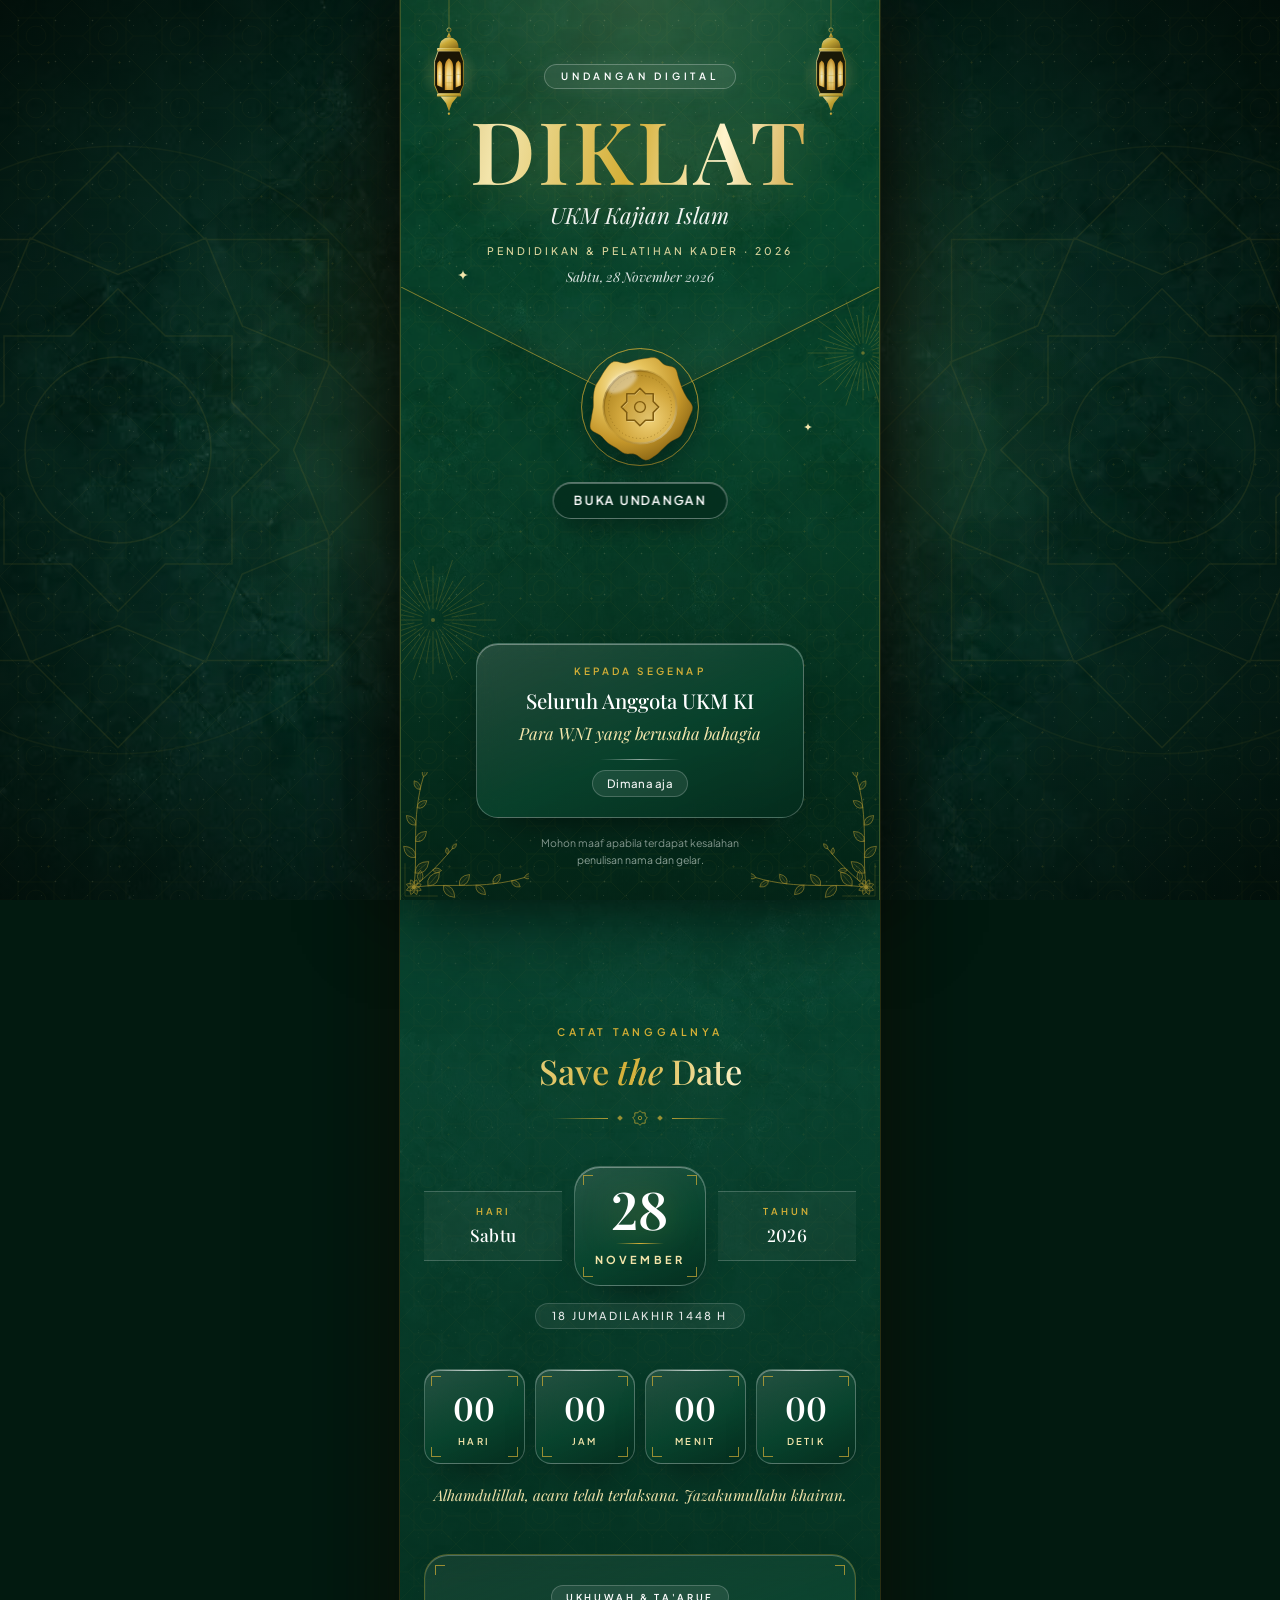
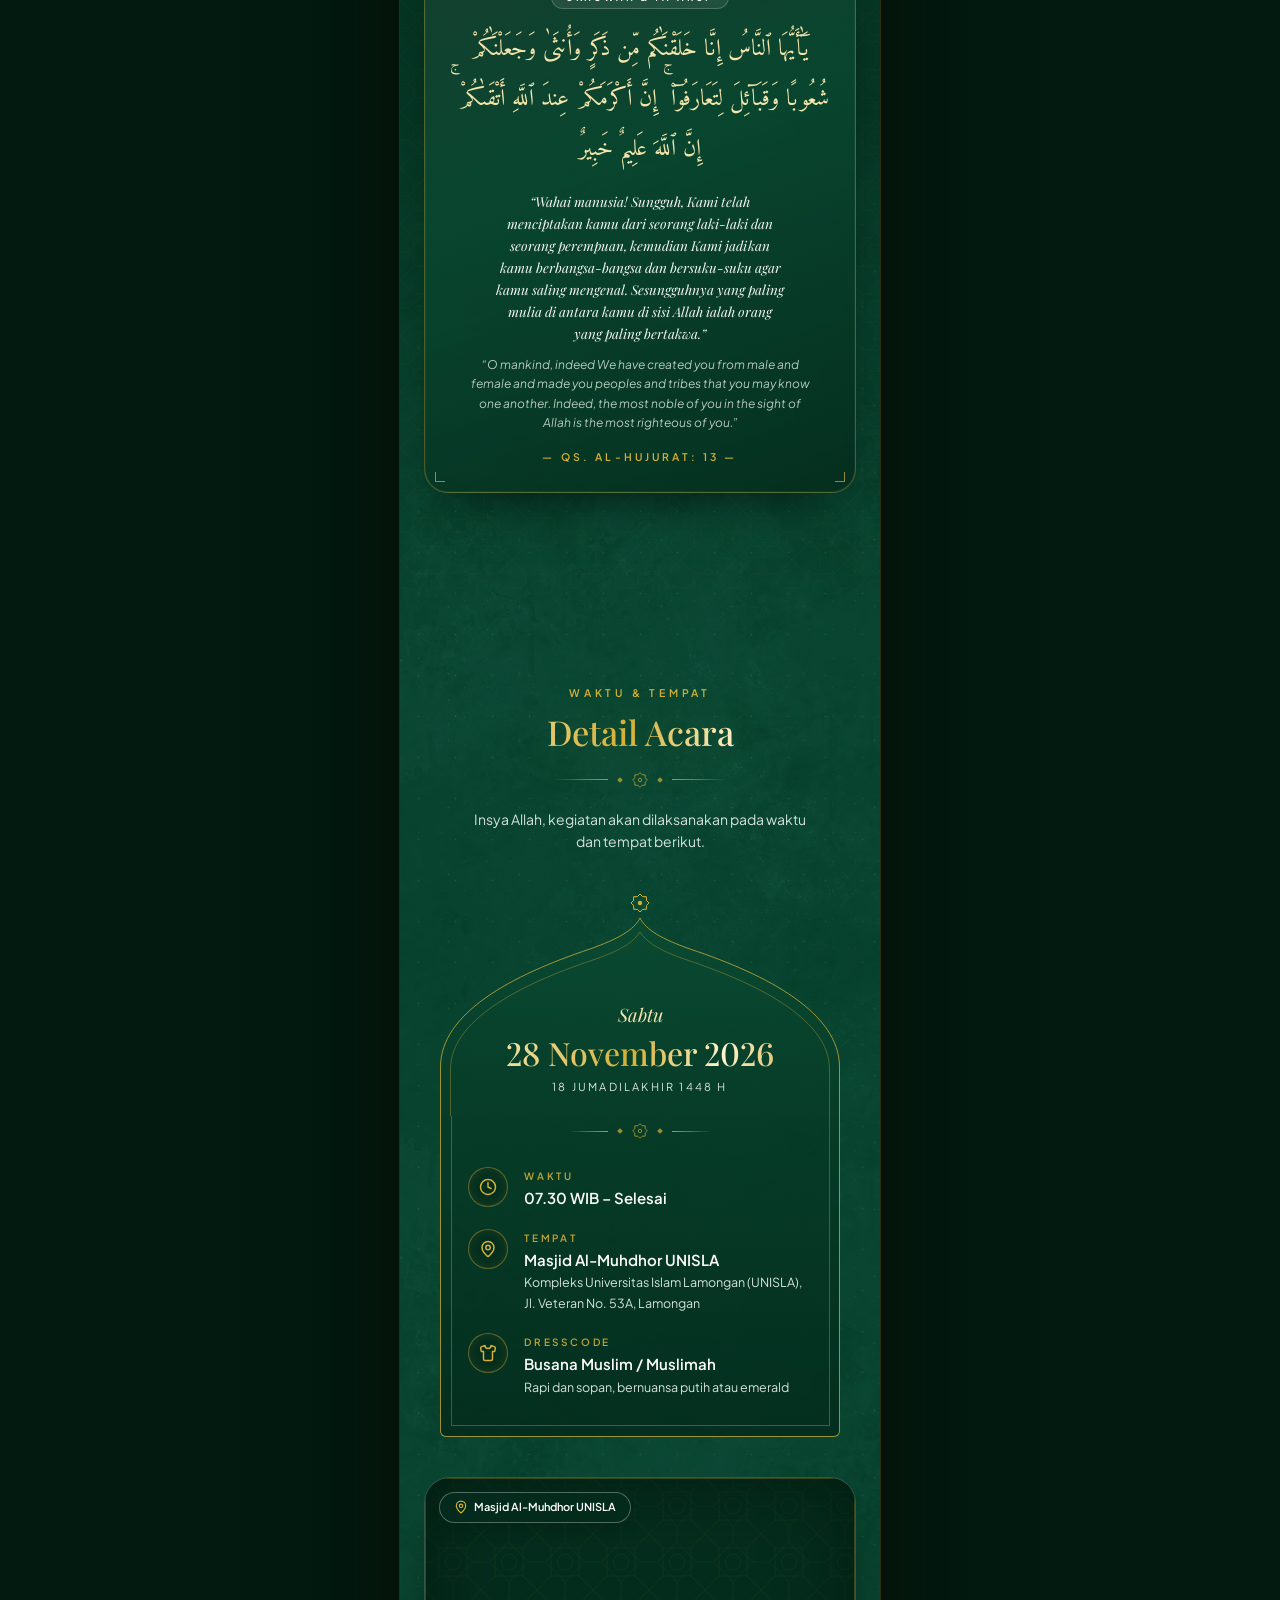
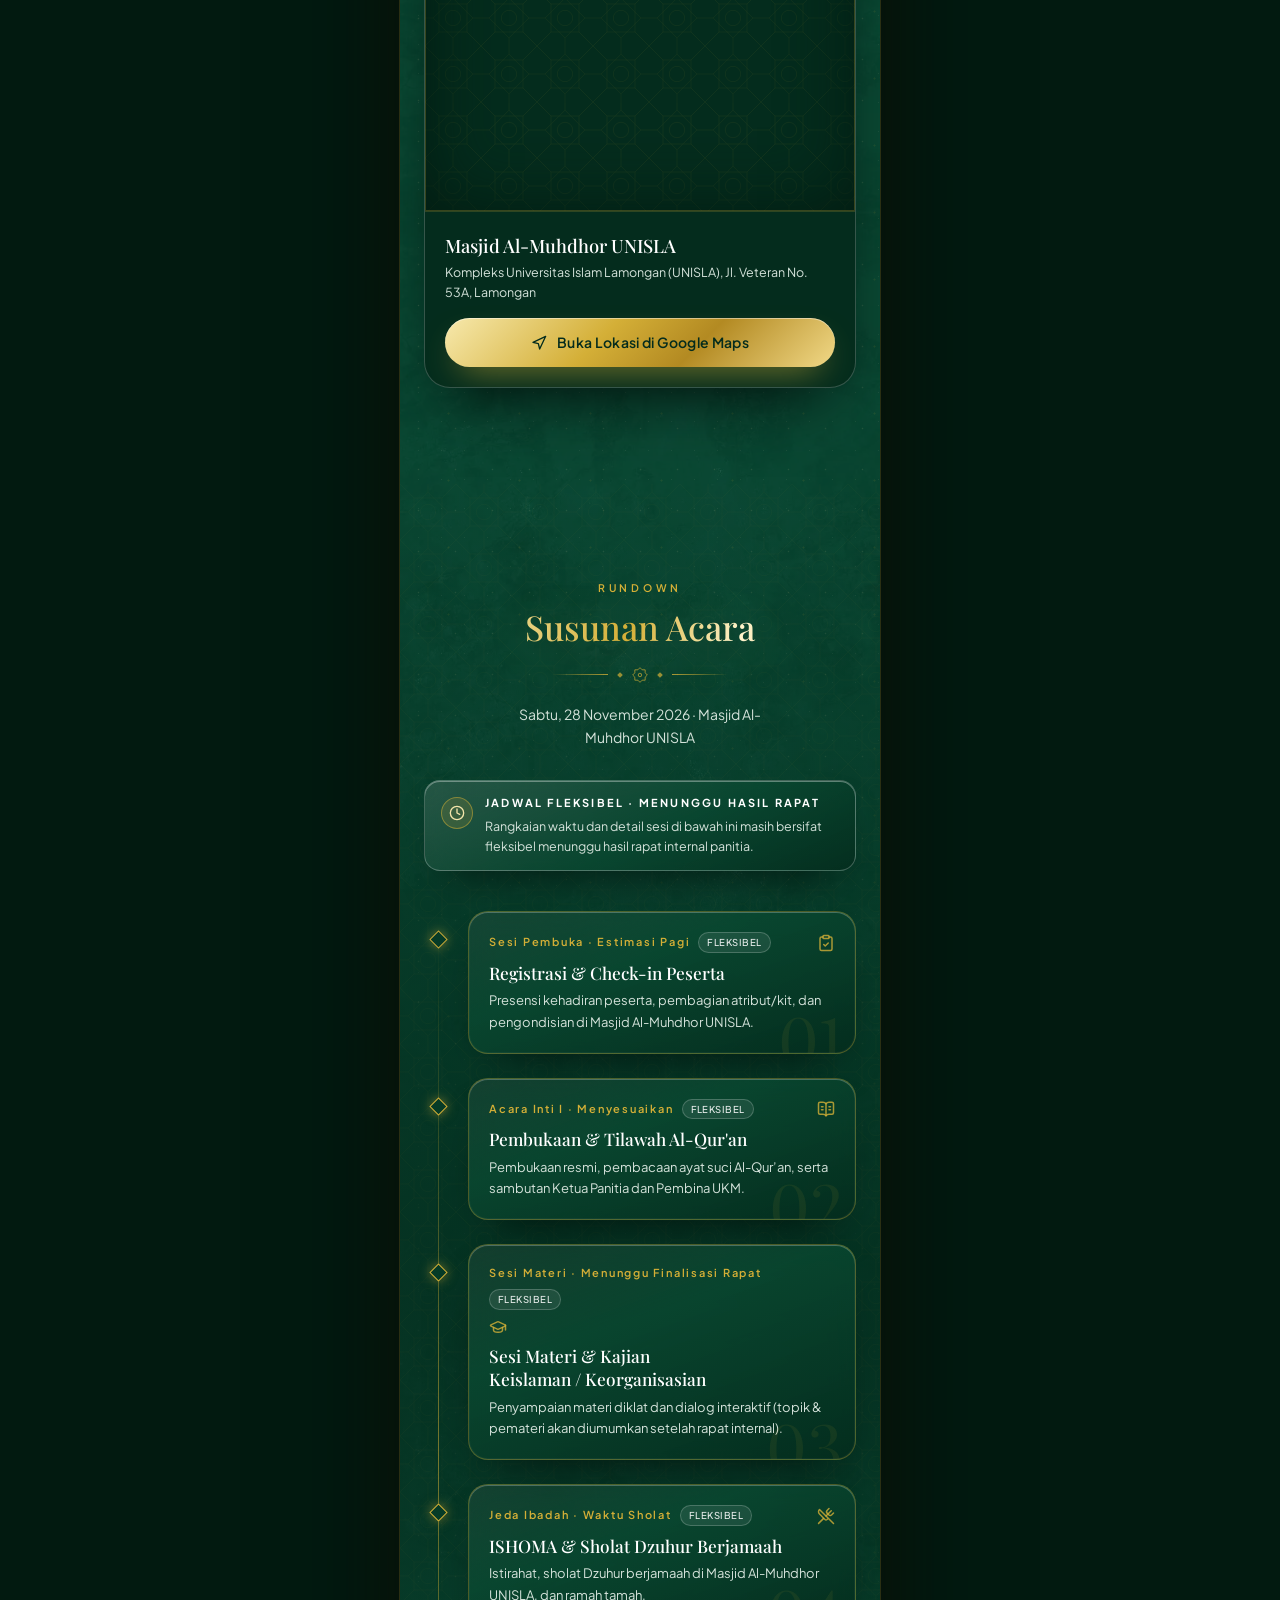
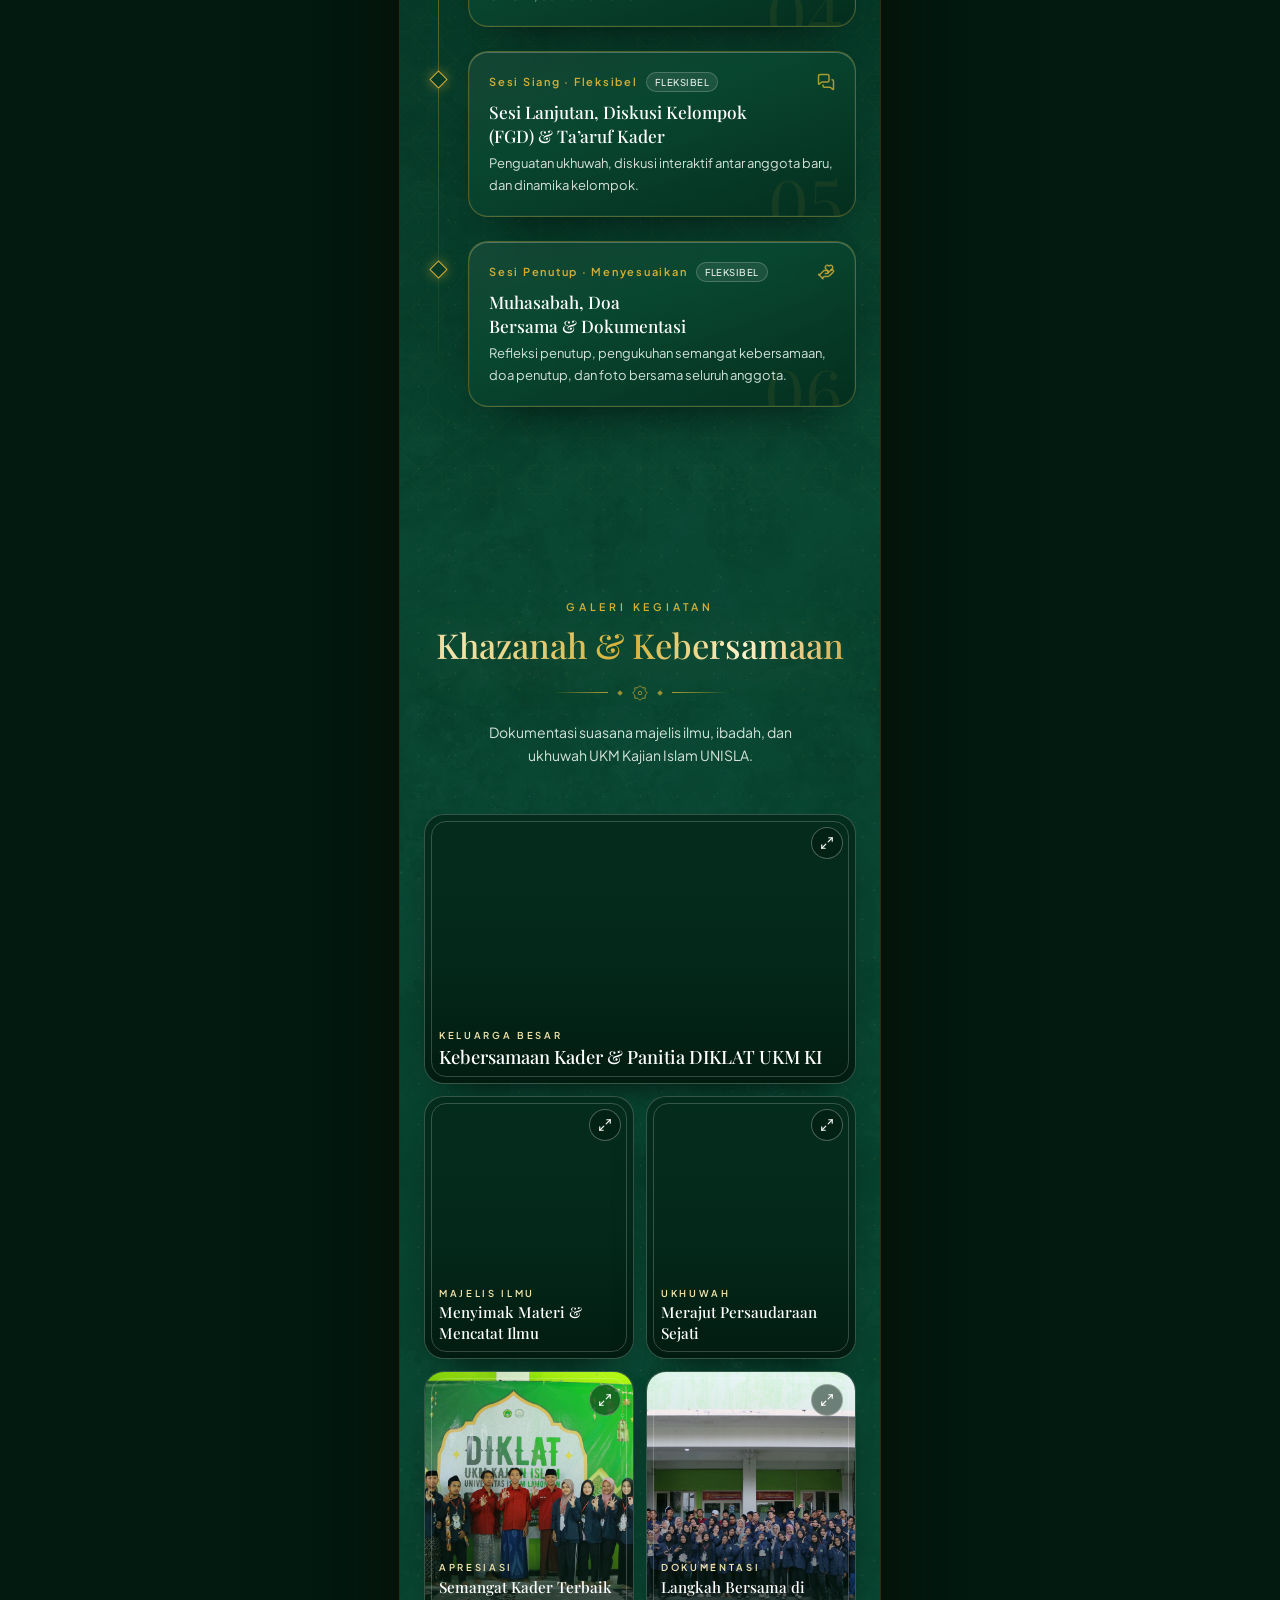
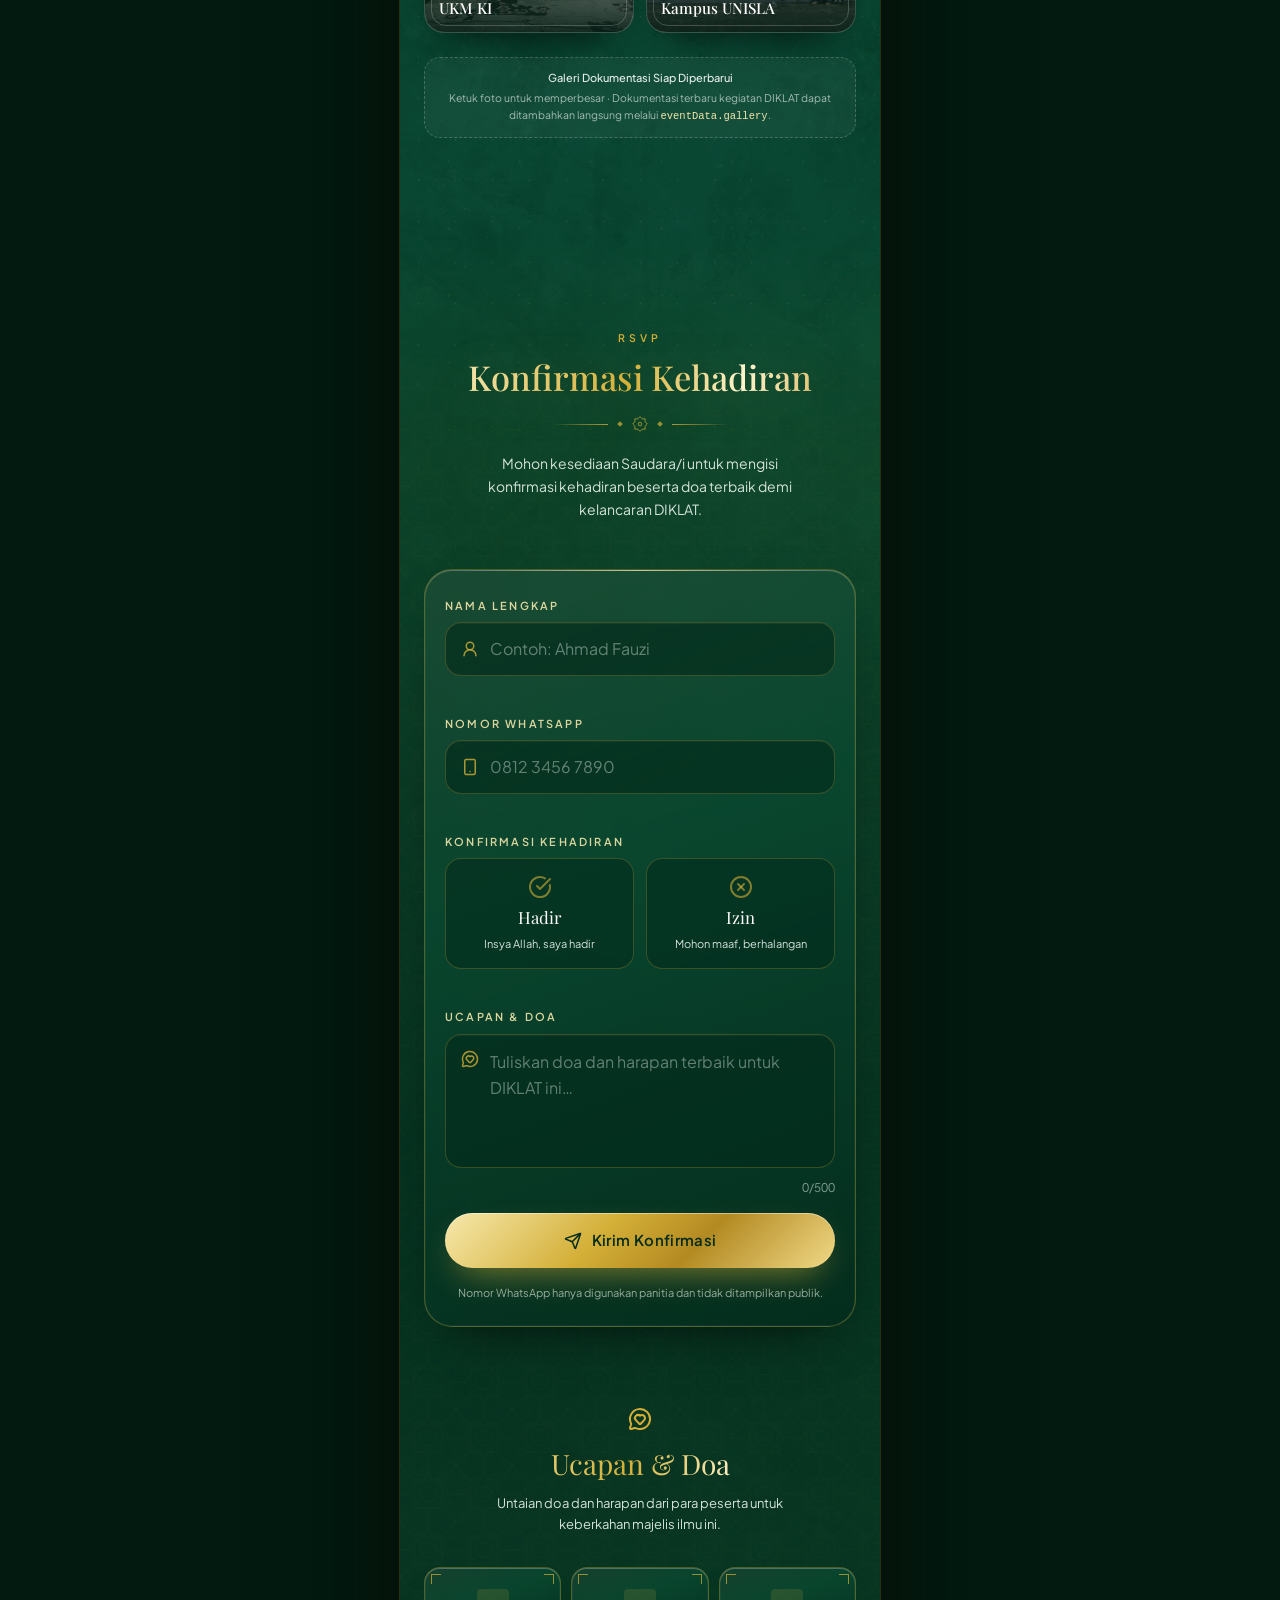
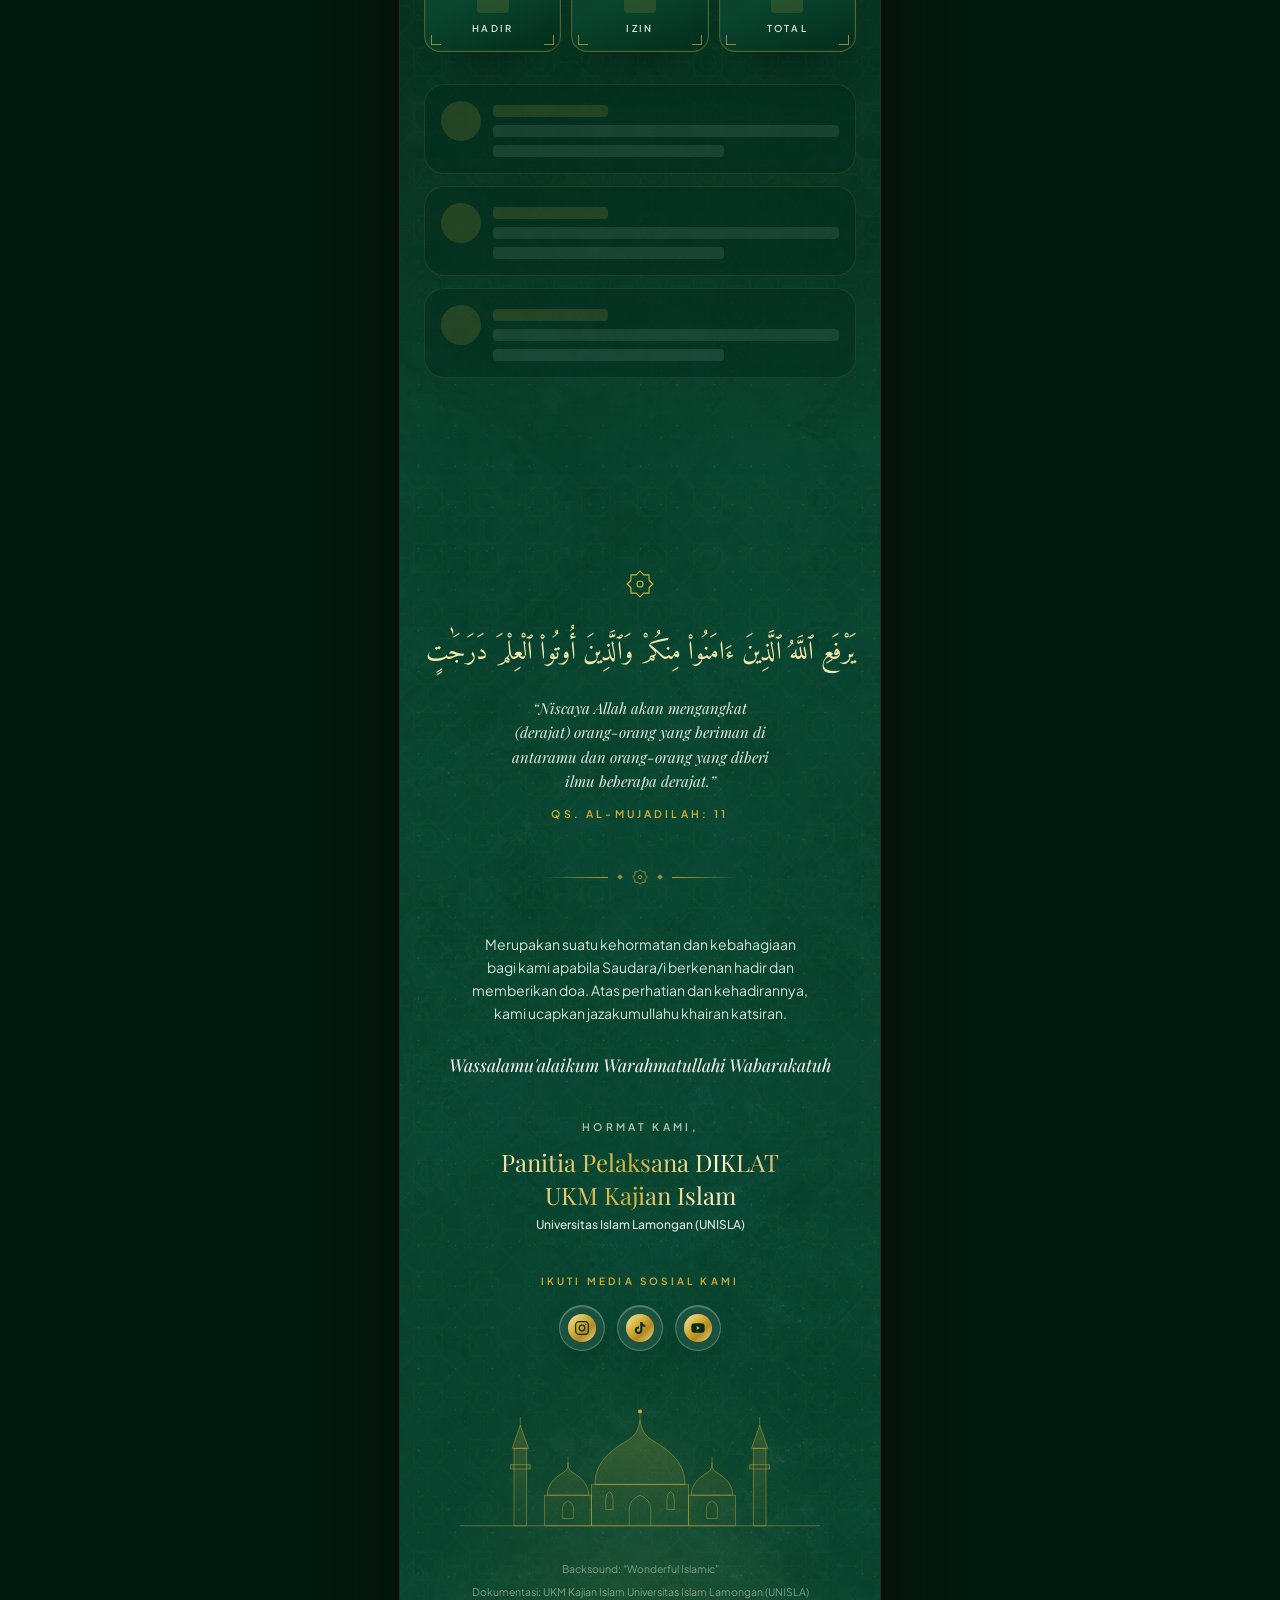
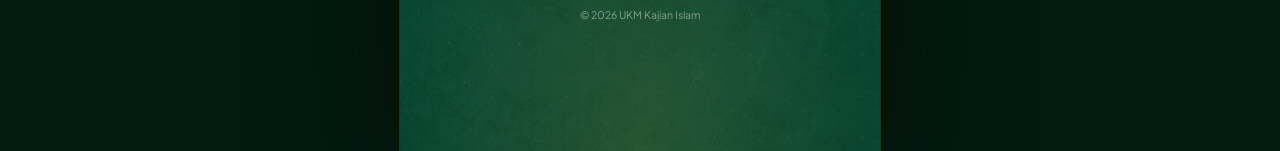
<file: diklat-ukm/index.html>
<!doctype html>
<html lang="en">
  <head>
    
    <meta charset="UTF-8" />
    <meta name="viewport" content="width=device-width, initial-scale=1.0, viewport-fit=cover" />
    <meta name="theme-color" content="#063b27" />
    <title>Undangan UKM KI</title>
    
    <meta name="description" content="Explore event details, schedule, venue, and photos, then RSVP and share wishes for a university Islamic student organization’s training event.">
    <meta name="robots" content="noindex, nofollow">
    <link rel="icon" href="./favicon.svg">
    <meta property="og:title" content="Undangan UKM KI">
    <meta property="og:description" content="Explore event details, schedule, venue, and photos, then RSVP and share wishes for a university Islamic student organization’s training event.">
    <script type="module" crossorigin src="./assets/index-NYzbbV0r.js"></script>
    <link rel="stylesheet" crossorigin href="./assets/index-ENeLEVOT.css">
  </head>
  <body>
    
    <div id="root"></div>
    
  </body>
</html>
</file>
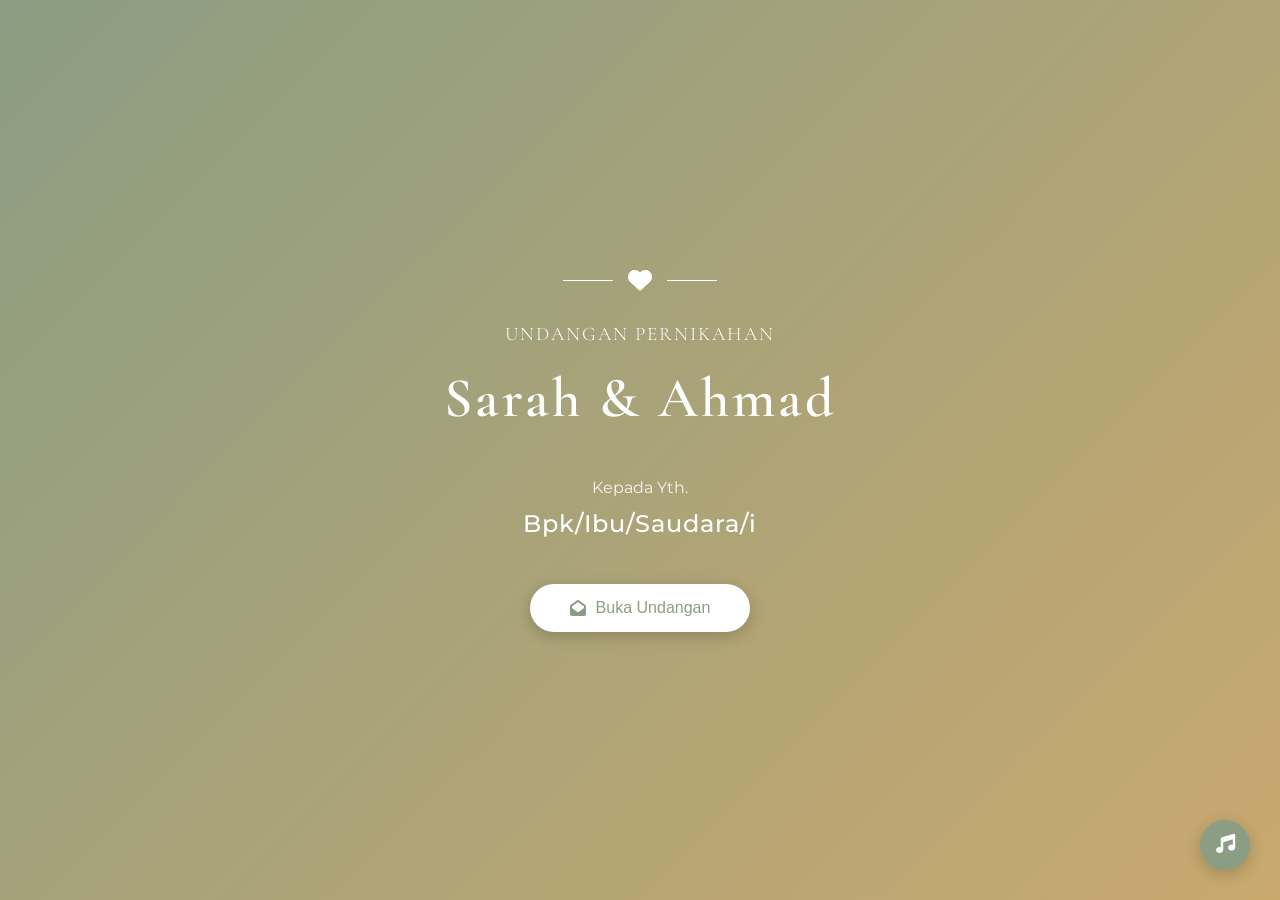
<file: demo/minimalist/m1-no-photo/index.html>
<!DOCTYPE html>
<html lang="id">
<head>
    <meta charset="UTF-8">
    <meta name="viewport" content="width=device-width, initial-scale=1.0">
    <meta name="description" content="Undangan Pernikahan Digital - Minimalist Template">
    <title>Undangan Pernikahan</title>
    <link rel="stylesheet" href="style.css">
    <!-- Font: Elegant serif and sans-serif combination -->
    <link rel="preconnect" href="https://fonts.googleapis.com">
    <link rel="preconnect" href="https://fonts.gstatic.com" crossorigin>
    <link href="https://fonts.googleapis.com/css2?family=Cormorant+Garamond:wght@300;400;600&family=Montserrat:wght@300;400;500&display=swap" rel="stylesheet">
    <!-- Font Awesome for icons -->
    <link rel="stylesheet" href="https://cdnjs.cloudflare.com/ajax/libs/font-awesome/6.4.0/css/all.min.css">
</head>
<body>
    
    <!-- Background Music -->
    <audio id="bgMusic" loop>
        <source src="https://www.soundhelix.com/examples/mp3/SoundHelix-Song-1.mp3" type="audio/mpeg">
    </audio>

    <!-- Music Toggle Button -->
    <button id="musicToggle" class="music-toggle" aria-label="Toggle Music">
        <i class="fas fa-music"></i>
    </button>

    <!-- Opening Cover -->
    <section id="cover" class="cover">
        <div class="cover-content">
            <div class="cover-ornament">
                <div class="ornament-line"></div>
                <i class="fas fa-heart"></i>
                <div class="ornament-line"></div>
            </div>
            <h2 class="cover-greeting">Undangan Pernikahan</h2>
            <h1 class="couple-names-cover">Sarah & Ahmad</h1>
            <div class="guest-name">
                <p class="kepada">Kepada Yth.</p>
                <p class="guest" id="guestName">Bpk/Ibu/Saudara/i</p>
            </div>
            <button id="openInvitation" class="btn-open">
                <i class="fas fa-envelope-open"></i>
                Buka Undangan
            </button>
        </div>
    </section>

    <!-- Main Content -->
    <main id="mainContent" class="main-content hidden">
        
        <!-- Hero Section -->
        <section class="hero">
            <div class="container">
                <div class="hero-ornament">
                    <i class="fas fa-heart"></i>
                </div>
                <h2 class="hero-title fade-in">The Wedding of</h2>
                <h1 class="couple-names fade-in">Sarah & Ahmad</h1>
                <p class="wedding-date fade-in">Sabtu, 15 Maret 2025</p>
            </div>
        </section>

        <!-- Couple Introduction -->
        <section class="couple-section">
            <div class="container">
                <div class="couple-intro fade-in">
                    <!-- Bride -->
                    <div class="person bride">
                        <div class="person-avatar">
                            <i class="fas fa-user-circle"></i>
                        </div>
                        <h3 class="person-name">Sarah Amelia Putri</h3>
                        <p class="person-parents">Putri dari<br>Bpk. Budi Santoso & Ibu Siti Rahayu</p>
                        <div class="person-social">
                            <a href="https://instagram.com/sarah" target="_blank" aria-label="Instagram Sarah">
                                <i class="fab fa-instagram"></i>
                            </a>
                        </div>
                    </div>

                    <!-- Ornament -->
                    <div class="couple-ornament">
                        <i class="fas fa-heart"></i>
                    </div>

                    <!-- Groom -->
                    <div class="person groom">
                        <div class="person-avatar">
                            <i class="fas fa-user-circle"></i>
                        </div>
                        <h3 class="person-name">Ahmad Rizki Maulana</h3>
                        <p class="person-parents">Putra dari<br>Bpk. Hendra Wijaya & Ibu Nina Marlina</p>
                        <div class="person-social">
                            <a href="https://instagram.com/ahmad" target="_blank" aria-label="Instagram Ahmad">
                                <i class="fab fa-instagram"></i>
                            </a>
                        </div>
                    </div>
                </div>
            </div>
        </section>

        <!-- Wedding Event Details -->
        <section class="event-section">
            <div class="container">
                <h2 class="section-title fade-in">Acara Pernikahan</h2>
                
                <div class="event-cards">
                    <!-- Akad Card -->
                    <div class="event-card fade-in">
                        <div class="event-icon">
                            <i class="fas fa-ring"></i>
                        </div>
                        <h3 class="event-title">Akad Nikah</h3>
                        <div class="event-details">
                            <p class="event-day">Sabtu</p>
                            <p class="event-date">15 Maret 2025</p>
                            <p class="event-time"><i class="far fa-clock"></i> 08.00 - 10.00 WIB</p>
                            <p class="event-location">
                                <i class="fas fa-map-marker-alt"></i>
                                Masjid Al-Ikhlas<br>
                                Jl. Merdeka No. 123, Jakarta
                            </p>
                        </div>
                    </div>

                    <!-- Resepsi Card -->
                    <div class="event-card fade-in">
                        <div class="event-icon">
                            <i class="fas fa-glass-cheers"></i>
                        </div>
                        <h3 class="event-title">Resepsi Pernikahan</h3>
                        <div class="event-details">
                            <p class="event-day">Sabtu</p>
                            <p class="event-date">15 Maret 2025</p>
                            <p class="event-time"><i class="far fa-clock"></i> 11.00 - 14.00 WIB</p>
                            <p class="event-location">
                                <i class="fas fa-map-marker-alt"></i>
                                Gedung Graha Sejahtera<br>
                                Jl. Merdeka No. 125, Jakarta
                            </p>
                        </div>
                    </div>
                </div>

                <!-- Google Maps Button -->
                <div class="map-button fade-in">
                    <a href="https://maps.google.com/?q=-6.200000,106.816666" target="_blank" class="btn-map">
                        <i class="fas fa-map-marked-alt"></i>
                        Buka Google Maps
                    </a>
                </div>
            </div>
        </section>

        <!-- Countdown Timer -->
        <section class="countdown-section">
            <div class="container">
                <h2 class="section-title fade-in">Menuju Hari Bahagia</h2>
                <div class="countdown fade-in" id="countdown">
                    <div class="countdown-item">
                        <span class="countdown-number" id="days">00</span>
                        <span class="countdown-label">Hari</span>
                    </div>
                    <div class="countdown-item">
                        <span class="countdown-number" id="hours">00</span>
                        <span class="countdown-label">Jam</span>
                    </div>
                    <div class="countdown-item">
                        <span class="countdown-number" id="minutes">00</span>
                        <span class="countdown-label">Menit</span>
                    </div>
                    <div class="countdown-item">
                        <span class="countdown-number" id="seconds">00</span>
                        <span class="countdown-label">Detik</span>
                    </div>
                </div>
            </div>
        </section>

        <!-- RSVP & Wishes Form -->
        <section class="rsvp-section">
            <div class="container">
                <h2 class="section-title fade-in">Konfirmasi Kehadiran</h2>
                <p class="section-subtitle fade-in">Mohon berkenan untuk mengisi konfirmasi kehadiran dan ucapan</p>
                
                <form class="rsvp-form fade-in" id="rsvpForm">
                    <div class="form-group">
                        <label for="name">Nama Lengkap</label>
                        <input type="text" id="name" name="name" required placeholder="Masukkan nama Anda">
                    </div>

                    <div class="form-group">
                        <label for="attendance">Konfirmasi Kehadiran</label>
                        <select id="attendance" name="attendance" required>
                            <option value="">Pilih konfirmasi kehadiran</option>
                            <option value="hadir">Hadir</option>
                            <option value="tidak-hadir">Tidak Hadir</option>
                            <option value="masih-ragu">Masih Ragu</option>
                        </select>
                    </div>

                    <div class="form-group">
                        <label for="guests">Jumlah Tamu</label>
                        <input type="number" id="guests" name="guests" min="1" max="5" value="1" required>
                    </div>

                    <div class="form-group">
                        <label for="message">Ucapan & Doa</label>
                        <textarea id="message" name="message" rows="4" placeholder="Tuliskan ucapan dan doa untuk mempelai"></textarea>
                    </div>

                    <button type="submit" class="btn-submit">
                        <i class="fas fa-paper-plane"></i>
                        Kirim Ucapan
                    </button>
                </form>

                <!-- Wishes List -->
                <div class="wishes-list fade-in" id="wishesList">
                    <h3 class="wishes-title">Ucapan & Doa</h3>
                    <div class="wishes-container" id="wishesContainer">
                        <!-- Sample wishes -->
                        <div class="wish-item">
                            <div class="wish-header">
                                <span class="wish-name">Rina Wijaya</span>
                                <span class="wish-status hadir">Hadir</span>
                            </div>
                            <p class="wish-message">Selamat menempuh hidup baru! Semoga menjadi keluarga yang sakinah, mawaddah, warahmah.</p>
                        </div>
                        <div class="wish-item">
                            <div class="wish-header">
                                <span class="wish-name">Budi Santoso</span>
                                <span class="wish-status hadir">Hadir</span>
                            </div>
                            <p class="wish-message">Barakallah untuk kalian berdua! Semoga langgeng sampai kakek nenek.</p>
                        </div>
                    </div>
                </div>
            </div>
        </section>

        <!-- Digital Envelope / Gift Section -->
        <section class="gift-section">
            <div class="container">
                <h2 class="section-title fade-in">Amplop Digital</h2>
                <p class="section-subtitle fade-in">Tanpa mengurangi rasa hormat, bagi yang ingin memberikan tanda kasih</p>
                
                <div class="gift-cards">
                    <!-- Bank Account -->
                    <div class="gift-card fade-in">
                        <div class="gift-icon">
                            <i class="fas fa-university"></i>
                        </div>
                        <h3 class="gift-bank">Bank BCA</h3>
                        <p class="gift-name">Sarah Amelia Putri</p>
                        <div class="gift-number-container">
                            <p class="gift-number" id="bankNumber1">1234567890</p>
                            <button class="btn-copy" onclick="copyToClipboard('1234567890', this)">
                                <i class="fas fa-copy"></i>
                                Salin
                            </button>
                        </div>
                    </div>

                    <!-- E-Wallet -->
                    <div class="gift-card fade-in">
                        <div class="gift-icon">
                            <i class="fas fa-wallet"></i>
                        </div>
                        <h3 class="gift-bank">GoPay / OVO</h3>
                        <p class="gift-name">Ahmad Rizki Maulana</p>
                        <div class="gift-number-container">
                            <p class="gift-number" id="walletNumber1">081234567890</p>
                            <button class="btn-copy" onclick="copyToClipboard('081234567890', this)">
                                <i class="fas fa-copy"></i>
                                Salin
                            </button>
                        </div>
                    </div>
                </div>
            </div>
        </section>

        <!-- Closing Section -->
        <section class="closing-section">
            <div class="container">
                <div class="closing-content fade-in">
                    <div class="closing-ornament">
                        <i class="fas fa-heart"></i>
                    </div>
                    <p class="closing-text">
                        Merupakan suatu kehormatan dan kebahagiaan bagi kami apabila Bapak/Ibu/Saudara/i 
                        berkenan hadir untuk memberikan doa restu kepada kami.
                    </p>
                    <p class="closing-signature">
                        Wassalamu'alaikum Warahmatullahi Wabarakatuh<br>
                        Kami yang berbahagia,
                    </p>
                    <h3 class="closing-names">Sarah & Ahmad</h3>
                </div>
            </div>
        </section>

        <!-- Footer -->
        <footer class="footer">
            <p>Made with <i class="fas fa-heart"></i> by <a href="https://inviteme.my.id" target="_blank">inviteme.my.id</a></p>
        </footer>

    </main>

    <script src="script.js"></script>
</body>
</html>
</file>
<file: diklat-ukm/assets/index-ENeLEVOT.css>
@import "https://fonts.googleapis.com/css2?family=Amiri:wght@400;700&family=Playfair+Display:ital,wght@0,400..800;1,400..700&family=Plus+Jakarta+Sans:wght@300..700&display=swap";@layer properties{@supports (((-webkit-hyphens:none)) and (not (margin-trim:inline))) or ((-moz-orient:inline) and (not (color:rgb(from red r g b)))){*,:before,:after,::backdrop{--tw-translate-x:0;--tw-translate-y:0;--tw-translate-z:0;--tw-scale-x:1;--tw-scale-y:1;--tw-scale-z:1;--tw-rotate-x:initial;--tw-rotate-y:initial;--tw-rotate-z:initial;--tw-skew-x:initial;--tw-skew-y:initial;--tw-space-y-reverse:0;--tw-border-style:solid;--tw-gradient-position:initial;--tw-gradient-from:#0000;--tw-gradient-via:#0000;--tw-gradient-to:#0000;--tw-gradient-stops:initial;--tw-gradient-via-stops:initial;--tw-gradient-from-position:0%;--tw-gradient-via-position:50%;--tw-gradient-to-position:100%;--tw-leading:initial;--tw-font-weight:initial;--tw-tracking:initial;--tw-ordinal:initial;--tw-slashed-zero:initial;--tw-numeric-figure:initial;--tw-numeric-spacing:initial;--tw-numeric-fraction:initial;--tw-shadow:0 0 #0000;--tw-shadow-color:initial;--tw-shadow-alpha:100%;--tw-inset-shadow:0 0 #0000;--tw-inset-shadow-color:initial;--tw-inset-shadow-alpha:100%;--tw-ring-color:initial;--tw-ring-shadow:0 0 #0000;--tw-inset-ring-color:initial;--tw-inset-ring-shadow:0 0 #0000;--tw-ring-inset:initial;--tw-ring-offset-width:0px;--tw-ring-offset-color:#fff;--tw-ring-offset-shadow:0 0 #0000;--tw-outline-style:solid;--tw-blur:initial;--tw-brightness:initial;--tw-contrast:initial;--tw-grayscale:initial;--tw-hue-rotate:initial;--tw-invert:initial;--tw-opacity:initial;--tw-saturate:initial;--tw-sepia:initial;--tw-drop-shadow:initial;--tw-drop-shadow-color:initial;--tw-drop-shadow-alpha:100%;--tw-drop-shadow-size:initial;--tw-backdrop-blur:initial;--tw-backdrop-brightness:initial;--tw-backdrop-contrast:initial;--tw-backdrop-grayscale:initial;--tw-backdrop-hue-rotate:initial;--tw-backdrop-invert:initial;--tw-backdrop-opacity:initial;--tw-backdrop-saturate:initial;--tw-backdrop-sepia:initial;--tw-duration:initial;--tw-ease:initial}}}@layer theme{:root,:host{--font-sans:"Plus Jakarta Sans", ui-sans-serif, system-ui, -apple-system, "Segoe UI", Roboto, sans-serif;--font-serif:"Playfair Display", Georgia, "Times New Roman", serif;--font-mono:ui-monospace, SFMono-Regular, Menlo, Monaco, Consolas, "Liberation Mono", "Courier New", monospace;--color-rose-100:oklch(94.1% .03 12.58);--color-rose-200:oklch(89.2% .058 10.001);--color-rose-300:oklch(81% .117 11.638);--color-rose-950:oklch(27.1% .105 12.094);--color-white:#fff;--spacing:.25rem;--text-base:1rem;--text-base--line-height:calc(1.5 / 1);--text-2xl:1.5rem;--text-2xl--line-height:calc(2 / 1.5);--font-weight-medium:500;--font-weight-semibold:600;--font-weight-bold:700;--tracking-wide:.025em;--tracking-wider:.05em;--leading-tight:1.25;--leading-snug:1.375;--leading-relaxed:1.625;--radius-xl:.75rem;--radius-2xl:1rem;--ease-in-out:cubic-bezier(.4, 0, .2, 1);--animate-spin:spin 1s linear infinite;--animate-pulse:pulse 2s cubic-bezier(.4, 0, .6, 1) infinite;--blur-sm:8px;--blur-md:12px;--default-transition-duration:.15s;--default-transition-timing-function:cubic-bezier(.4, 0, .2, 1);--default-font-family:var(--font-sans);--default-mono-font-family:var(--font-mono);--color-emerald-void:#021a10;--color-emerald-night:#042c1d;--color-emerald-deep:#063b27;--color-gold:#d4af37;--color-gold-light:#f3e5ab;--color-cream:#fcfbf7;--color-sage:#d4e2da;--font-arabic:"Amiri", "Traditional Arabic", "Scheherazade New", serif;--ease-luxe:cubic-bezier(.22, .61, .36, 1);--ease-curtain:cubic-bezier(.76, 0, .24, 1);--animate-sway:sway 7s ease-in-out infinite;--animate-shimmer:shimmer 9s linear infinite;--animate-flicker:flicker 3.4s ease-in-out infinite;--animate-float:float 6s ease-in-out infinite;--animate-aura:aura 2.8s cubic-bezier(.2, .6, .3, 1) infinite;--animate-spin-slow:spin 10s linear infinite;--animate-spin-glacial:spin 240s linear infinite;--animate-scroll-cue:scroll-cue 2.2s ease-in-out infinite;--animate-tick:tick .5s cubic-bezier(.2, .7, .2, 1);--animate-burst:burst 1.1s ease-out forwards;--animate-eq:eq 1.1s ease-in-out infinite;--animate-twinkle:twinkle 3.8s ease-in-out infinite;--animate-fade-in:fade-in .35s ease-out;--animate-fade-up:fade-up .5s var(--ease-luxe)}}@layer base{*,:after,:before,::backdrop{box-sizing:border-box;border:0 solid;margin:0;padding:0}::file-selector-button{box-sizing:border-box;border:0 solid;margin:0;padding:0}html,:host{-webkit-text-size-adjust:100%;tab-size:4;line-height:1.5;font-family:var(--default-font-family,-apple-system, BlinkMacSystemFont, "Segoe UI", Roboto, "Helvetica Neue", "Noto Sans", Arial, sans-serif, "Apple Color Emoji", "Segoe UI Emoji", "Segoe UI Symbol", "Noto Color Emoji");font-feature-settings:var(--default-font-feature-settings,normal);font-variation-settings:var(--default-font-variation-settings,normal);-webkit-tap-highlight-color:transparent}hr{height:0;color:inherit;border-top-width:1px}abbr:where([title]){-webkit-text-decoration:underline dotted;text-decoration:underline dotted}h1,h2,h3,h4,h5,h6{font-size:inherit;font-weight:inherit}a{color:inherit;-webkit-text-decoration:inherit;-webkit-text-decoration:inherit;-webkit-text-decoration:inherit;-webkit-text-decoration:inherit;text-decoration:inherit}b,strong{font-weight:bolder}code,kbd,samp,pre{font-family:var(--default-mono-font-family,ui-monospace, SFMono-Regular, Menlo, Monaco, Consolas, "Liberation Mono", "Courier New", monospace);font-feature-settings:var(--default-mono-font-feature-settings,normal);font-variation-settings:var(--default-mono-font-variation-settings,normal);font-size:1em}small{font-size:80%}sub,sup{vertical-align:baseline;font-size:75%;line-height:0;position:relative}sub{bottom:-.25em}sup{top:-.5em}table{text-indent:0;border-color:inherit;border-collapse:collapse}:-moz-focusring:where(:not(iframe)){outline:auto}progress{vertical-align:baseline}summary{display:list-item}ol,ul,menu{list-style:none}img,svg,video,canvas,audio,iframe,embed,object{vertical-align:middle;display:block}img,video{max-width:100%;height:auto}button,input,select,optgroup,textarea{font:inherit;font-feature-settings:inherit;font-variation-settings:inherit;letter-spacing:inherit;color:inherit;opacity:1;background-color:#0000;border-radius:0}::file-selector-button{font:inherit;font-feature-settings:inherit;font-variation-settings:inherit;letter-spacing:inherit;color:inherit;opacity:1;background-color:#0000;border-radius:0}:where(select:is([multiple],[size])) optgroup{font-weight:bolder}:where(select:is([multiple],[size])) optgroup option{padding-inline-start:20px}::file-selector-button{margin-inline-end:4px}::placeholder{opacity:1}@supports (not ((-webkit-appearance:-apple-pay-button))) or (contain-intrinsic-size:1px){::placeholder{color:currentColor}@supports (color:color-mix(in lab, red, red)){::placeholder{color:color-mix(in oklab, currentcolor 50%, transparent)}}}textarea{resize:vertical}::-webkit-search-decoration{-webkit-appearance:none}::-webkit-date-and-time-value{min-height:1lh;text-align:inherit}::-webkit-datetime-edit{display:inline-flex}::-webkit-datetime-edit-fields-wrapper{padding:0}::-webkit-datetime-edit{padding-block:0}::-webkit-datetime-edit-year-field{padding-block:0}::-webkit-datetime-edit-month-field{padding-block:0}::-webkit-datetime-edit-day-field{padding-block:0}::-webkit-datetime-edit-hour-field{padding-block:0}::-webkit-datetime-edit-minute-field{padding-block:0}::-webkit-datetime-edit-second-field{padding-block:0}::-webkit-datetime-edit-millisecond-field{padding-block:0}::-webkit-datetime-edit-meridiem-field{padding-block:0}::-webkit-calendar-picker-indicator{line-height:1}:-moz-ui-invalid{box-shadow:none}button,input:where([type=button],[type=reset],[type=submit]){appearance:button}::file-selector-button{appearance:button}::-webkit-inner-spin-button{height:auto}::-webkit-outer-spin-button{height:auto}[hidden]:where(:not([hidden=until-found])){display:none!important}html{--lightningcss-light: ;--lightningcss-dark:initial;color-scheme:dark;-webkit-tap-highlight-color:transparent;-webkit-text-size-adjust:100%;-moz-text-size-adjust:100%;text-size-adjust:100%;scroll-behavior:smooth;scrollbar-color:#d4af3766 var(--color-emerald-void);scrollbar-width:thin}body{background-color:var(--color-emerald-void);color:var(--color-cream);font-family:var(--font-sans);-webkit-font-smoothing:antialiased;-moz-osx-font-smoothing:grayscale}::selection{color:#fff;background:#d4af3759}:focus-visible{outline:2px solid var(--color-gold-light);outline-offset:3px}}@layer components{.gold-particle{opacity:0;background:radial-gradient(circle,#fffbe8 0%,#f3e5ab 40%,#d4af3700 72%);border-radius:9999px;animation-name:dust;animation-timing-function:ease-in-out;animation-iteration-count:infinite;position:absolute;box-shadow:0 0 6px 1px #f3e5ab80}.reveal{opacity:0;transition:opacity 1s var(--ease-luxe), transform 1s var(--ease-luxe);transform:translateY(22px)}.reveal.is-visible{opacity:1;transform:none}.scroll-elegant{scrollbar-width:thin;scrollbar-color:#d4af3773 transparent}}@layer utilities{.\@container{container-type:inline-size}.pointer-events-auto{pointer-events:auto}.pointer-events-none{pointer-events:none}.collapse{visibility:collapse}.visible{visibility:visible}.sr-only{clip-path:inset(50%);white-space:nowrap;border-width:0;width:1px;height:1px;margin:-1px;padding:0;position:absolute;overflow:hidden}.absolute{position:absolute}.fixed{position:fixed}.relative{position:relative}.inset-0{inset:0}.inset-0\.5{inset:calc(var(--spacing) * .5)}.inset-1\.5{inset:calc(var(--spacing) * 1.5)}.inset-2{inset:calc(var(--spacing) * 2)}.inset-2\.5{inset:calc(var(--spacing) * 2.5)}.inset-3{inset:calc(var(--spacing) * 3)}.inset-x-0{inset-inline:0}.inset-x-3{inset-inline:calc(var(--spacing) * 3)}.inset-x-3\.5{inset-inline:calc(var(--spacing) * 3.5)}.inset-x-8{inset-inline:calc(var(--spacing) * 8)}.-top-1{top:calc(var(--spacing) * -1)}.top-0{top:0}.top-1\/2{top:50%}.top-2{top:calc(var(--spacing) * 2)}.top-3{top:calc(var(--spacing) * 3)}.top-3\.5{top:calc(var(--spacing) * 3.5)}.top-4{top:calc(var(--spacing) * 4)}.top-\[22px\]{top:22px}.top-\[30\%\]{top:30%}.top-\[33\%\]{top:33%}.top-\[38\%\]{top:38%}.top-\[47\%\]{top:47%}.top-\[52\%\]{top:52%}.top-\[64\%\]{top:64%}.top-\[calc\(50cqw-1px\)\]{top:calc(50cqw - 1px)}.top-full{top:100%}.-right-10{right:calc(var(--spacing) * -10)}.-right-48{right:calc(var(--spacing) * -48)}.right-0{right:0}.right-2{right:calc(var(--spacing) * 2)}.right-3{right:calc(var(--spacing) * 3)}.right-5{right:calc(var(--spacing) * 5)}.right-\[2\.625cqw\]{right:2.625cqw}.right-\[5\%\]{right:5%}.right-\[6\%\]{right:6%}.right-\[7\%\]{right:7%}.right-\[14\%\]{right:14%}.right-\[22\%\]{right:22%}.-bottom-5{bottom:calc(var(--spacing) * -5)}.bottom-0{bottom:0}.bottom-2{bottom:calc(var(--spacing) * 2)}.bottom-3\.5{bottom:calc(var(--spacing) * 3.5)}.bottom-6{bottom:calc(var(--spacing) * 6)}.bottom-\[2\.625cqw\]{bottom:2.625cqw}.bottom-\[14\%\]{bottom:14%}.bottom-\[24\%\]{bottom:24%}.bottom-\[max\(1\.5rem\,calc\(env\(safe-area-inset-bottom\)\+1rem\)\)\]{bottom:max(1.5rem, calc(env(safe-area-inset-bottom) + 1rem))}.-left-8{left:calc(var(--spacing) * -8)}.-left-48{left:calc(var(--spacing) * -48)}.-left-\[9999px\]{left:-9999px}.left-0{left:0}.left-1\/2{left:50%}.left-3\.5{left:calc(var(--spacing) * 3.5)}.left-4{left:calc(var(--spacing) * 4)}.left-\[2\.625cqw\]{left:2.625cqw}.left-\[5\%\]{left:5%}.left-\[6\%\]{left:6%}.left-\[6px\]{left:6px}.left-\[12\%\]{left:12%}.isolate{isolation:isolate}.-z-10{z-index:calc(10 * -1)}.z-0{z-index:0}.z-10{z-index:10}.z-20{z-index:20}.z-40{z-index:40}.z-50{z-index:50}.z-\[70\]{z-index:70}.col-span-1{grid-column:span 1/span 1}.col-span-2{grid-column:span 2/span 2}.container{width:100%}@media (width>=40rem){.container{max-width:40rem}}@media (width>=48rem){.container{max-width:48rem}}@media (width>=64rem){.container{max-width:64rem}}@media (width>=80rem){.container{max-width:80rem}}@media (width>=96rem){.container{max-width:96rem}}.mx-auto{margin-inline:auto}.my-2{margin-block:calc(var(--spacing) * 2)}.my-7{margin-block:calc(var(--spacing) * 7)}.my-12{margin-block:calc(var(--spacing) * 12)}.-mt-4{margin-top:calc(var(--spacing) * -4)}.mt-0\.5{margin-top:calc(var(--spacing) * .5)}.mt-1{margin-top:var(--spacing)}.mt-1\.5{margin-top:calc(var(--spacing) * 1.5)}.mt-2{margin-top:calc(var(--spacing) * 2)}.mt-2\.5{margin-top:calc(var(--spacing) * 2.5)}.mt-3{margin-top:calc(var(--spacing) * 3)}.mt-4{margin-top:calc(var(--spacing) * 4)}.mt-5{margin-top:calc(var(--spacing) * 5)}.mt-6{margin-top:calc(var(--spacing) * 6)}.mt-7{margin-top:calc(var(--spacing) * 7)}.mt-8{margin-top:calc(var(--spacing) * 8)}.mt-10{margin-top:calc(var(--spacing) * 10)}.mt-12{margin-top:calc(var(--spacing) * 12)}.mt-14{margin-top:calc(var(--spacing) * 14)}.mt-16{margin-top:calc(var(--spacing) * 16)}.mt-20{margin-top:calc(var(--spacing) * 20)}.mt-auto{margin-top:auto}.mt-px{margin-top:1px}.mb-2{margin-bottom:calc(var(--spacing) * 2)}.ml-2{margin-left:calc(var(--spacing) * 2)}.block{display:block}.flex{display:flex}.grid{display:grid}.hidden{display:none}.inline{display:inline}.inline-block{display:inline-block}.inline-flex{display:inline-flex}.table{display:table}.aspect-\[4\/3\.1\]{aspect-ratio:4/3.1}.aspect-\[4\/5\]{aspect-ratio:4/5}.aspect-\[16\/10\]{aspect-ratio:16/10}.size-1{width:var(--spacing);height:var(--spacing)}.size-1\.5{width:calc(var(--spacing) * 1.5);height:calc(var(--spacing) * 1.5)}.size-2{width:calc(var(--spacing) * 2);height:calc(var(--spacing) * 2)}.size-2\.5{width:calc(var(--spacing) * 2.5);height:calc(var(--spacing) * 2.5)}.size-3{width:calc(var(--spacing) * 3);height:calc(var(--spacing) * 3)}.size-3\.5{width:calc(var(--spacing) * 3.5);height:calc(var(--spacing) * 3.5)}.size-4{width:calc(var(--spacing) * 4);height:calc(var(--spacing) * 4)}.size-5{width:calc(var(--spacing) * 5);height:calc(var(--spacing) * 5)}.size-6{width:calc(var(--spacing) * 6);height:calc(var(--spacing) * 6)}.size-7{width:calc(var(--spacing) * 7);height:calc(var(--spacing) * 7)}.size-8{width:calc(var(--spacing) * 8);height:calc(var(--spacing) * 8)}.size-10{width:calc(var(--spacing) * 10);height:calc(var(--spacing) * 10)}.size-11{width:calc(var(--spacing) * 11);height:calc(var(--spacing) * 11)}.size-12{width:calc(var(--spacing) * 12);height:calc(var(--spacing) * 12)}.size-16{width:calc(var(--spacing) * 16);height:calc(var(--spacing) * 16)}.size-28{width:calc(var(--spacing) * 28);height:calc(var(--spacing) * 28)}.size-32{width:calc(var(--spacing) * 32);height:calc(var(--spacing) * 32)}.size-44{width:calc(var(--spacing) * 44);height:calc(var(--spacing) * 44)}.size-\[13px\]{width:13px;height:13px}.size-\[18px\]{width:18px;height:18px}.size-\[620px\]{width:620px;height:620px}.size-\[clamp\(96px\,14dvh\,118px\)\]{width:clamp(96px,14dvh,118px);height:clamp(96px,14dvh,118px)}.size-full{width:100%;height:100%}.h-1\/2{height:50%}.h-3{height:calc(var(--spacing) * 3)}.h-4{height:calc(var(--spacing) * 4)}.h-6{height:calc(var(--spacing) * 6)}.h-9{height:calc(var(--spacing) * 9)}.h-\[52\%\]{height:52%}.h-\[clamp\(176px\,27dvh\,232px\)\]{height:clamp(176px,27dvh,232px)}.h-auto{height:auto}.h-dvh{height:100dvh}.h-full{height:100%}.h-px{height:1px}.max-h-\[32rem\]{max-height:32rem}.max-h-\[70dvh\]{max-height:70dvh}.max-h-full{max-height:100%}.min-h-0{min-height:0}.min-h-\[1\.1rem\]{min-height:1.1rem}.min-h-\[5\.5rem\]{min-height:5.5rem}.min-h-\[8rem\]{min-height:8rem}.min-h-dvh{min-height:100dvh}.min-h-screen{min-height:100vh}.w-1\/3{width:33.3333%}.w-2\/3{width:66.6667%}.w-7{width:calc(var(--spacing) * 7)}.w-8{width:calc(var(--spacing) * 8)}.w-10{width:calc(var(--spacing) * 10)}.w-12{width:calc(var(--spacing) * 12)}.w-20{width:calc(var(--spacing) * 20)}.w-36{width:calc(var(--spacing) * 36)}.w-40{width:calc(var(--spacing) * 40)}.w-44{width:calc(var(--spacing) * 44)}.w-48{width:calc(var(--spacing) * 48)}.w-\[3px\]{width:3px}.w-auto{width:auto}.w-full{width:100%}.w-px{width:1px}.max-w-\[15rem\]{max-width:15rem}.max-w-\[20\.5rem\]{max-width:20.5rem}.max-w-\[22ch\]{max-width:22ch}.max-w-\[28ch\]{max-width:28ch}.max-w-\[30ch\]{max-width:30ch}.max-w-\[32ch\]{max-width:32ch}.max-w-\[33ch\]{max-width:33ch}.max-w-\[34ch\]{max-width:34ch}.max-w-\[36ch\]{max-width:36ch}.max-w-\[38ch\]{max-width:38ch}.max-w-\[360px\]{max-width:360px}.max-w-\[392px\]{max-width:392px}.max-w-\[400px\]{max-width:400px}.max-w-\[480px\]{max-width:480px}.max-w-\[min\(92vw\,960px\)\]{max-width:min(92vw,960px)}.max-w-full{max-width:100%}.min-w-0{min-width:0}.min-w-\[7\.75rem\]{min-width:7.75rem}.flex-1{flex:1}.shrink-0{flex-shrink:0}.origin-bottom{transform-origin:bottom}.origin-top{transform-origin:top}.-translate-x-1\/2{--tw-translate-x:calc(calc(1 / 2 * 100%) * -1);translate:var(--tw-translate-x) var(--tw-translate-y)}.translate-x-0{--tw-translate-x:0px;translate:var(--tw-translate-x) var(--tw-translate-y)}.translate-x-3{--tw-translate-x:calc(var(--spacing) * 3);translate:var(--tw-translate-x) var(--tw-translate-y)}.-translate-y-1\/2{--tw-translate-y:calc(calc(1 / 2 * 100%) * -1);translate:var(--tw-translate-x) var(--tw-translate-y)}.-translate-y-4{--tw-translate-y:calc(var(--spacing) * -4);translate:var(--tw-translate-x) var(--tw-translate-y)}.-translate-y-full{--tw-translate-y:-100%;translate:var(--tw-translate-x) var(--tw-translate-y)}.translate-y-0{--tw-translate-y:0px;translate:var(--tw-translate-x) var(--tw-translate-y)}.translate-y-4{--tw-translate-y:calc(var(--spacing) * 4);translate:var(--tw-translate-x) var(--tw-translate-y)}.translate-y-5{--tw-translate-y:calc(var(--spacing) * 5);translate:var(--tw-translate-x) var(--tw-translate-y)}.translate-y-6{--tw-translate-y:calc(var(--spacing) * 6);translate:var(--tw-translate-x) var(--tw-translate-y)}.-scale-x-100{--tw-scale-x:calc(100% * -1);scale:var(--tw-scale-x) var(--tw-scale-y)}.-scale-y-100{--tw-scale-y:calc(100% * -1);scale:var(--tw-scale-x) var(--tw-scale-y)}.scale-\[1\.35\]{scale:1.35}.rotate-12{rotate:12deg}.rotate-45{rotate:45deg}.rotate-180{rotate:180deg}.\[transform\:perspective\(700px\)_rotateX\(-150deg\)\]{transform:perspective(700px)rotateX(-150deg)}.transform{transform:var(--tw-rotate-x,) var(--tw-rotate-y,) var(--tw-rotate-z,) var(--tw-skew-x,) var(--tw-skew-y,)}.animate-aura{animation:var(--animate-aura)}.animate-burst{animation:var(--animate-burst)}.animate-eq{animation:var(--animate-eq)}.animate-fade-in{animation:var(--animate-fade-in)}.animate-fade-up{animation:var(--animate-fade-up)}.animate-flicker{animation:var(--animate-flicker)}.animate-float{animation:var(--animate-float)}.animate-pulse{animation:var(--animate-pulse)}.animate-scroll-cue{animation:var(--animate-scroll-cue)}.animate-shimmer{animation:var(--animate-shimmer)}.animate-spin{animation:var(--animate-spin)}.animate-spin-glacial{animation:var(--animate-spin-glacial)}.animate-spin-slow{animation:var(--animate-spin-slow)}.animate-sway{animation:var(--animate-sway)}.animate-tick{animation:var(--animate-tick)}.animate-twinkle{animation:var(--animate-twinkle)}.cursor-pointer{cursor:pointer}.resize-none{resize:none}.grid-cols-2{grid-template-columns:repeat(2,minmax(0,1fr))}.grid-cols-3{grid-template-columns:repeat(3,minmax(0,1fr))}.grid-cols-4{grid-template-columns:repeat(4,minmax(0,1fr))}.grid-cols-\[1fr_auto_1fr\]{grid-template-columns:1fr auto 1fr}.grid-rows-\[0fr\]{grid-template-rows:0fr}.grid-rows-\[1fr\]{grid-template-rows:1fr}.flex-col{flex-direction:column}.flex-wrap{flex-wrap:wrap}.place-items-center{place-items:center}.items-center{align-items:center}.items-end{align-items:flex-end}.items-start{align-items:flex-start}.justify-between{justify-content:space-between}.justify-center{justify-content:center}.gap-1{gap:var(--spacing)}.gap-1\.5{gap:calc(var(--spacing) * 1.5)}.gap-2{gap:calc(var(--spacing) * 2)}.gap-2\.5{gap:calc(var(--spacing) * 2.5)}.gap-3{gap:calc(var(--spacing) * 3)}.gap-4{gap:calc(var(--spacing) * 4)}.gap-\[3px\]{gap:3px}:where(.space-y-1\.5>:not(:last-child)){--tw-space-y-reverse:0;margin-block-start:calc(calc(var(--spacing) * 1.5) * var(--tw-space-y-reverse));margin-block-end:calc(calc(var(--spacing) * 1.5) * calc(1 - var(--tw-space-y-reverse)))}:where(.space-y-2>:not(:last-child)){--tw-space-y-reverse:0;margin-block-start:calc(calc(var(--spacing) * 2) * var(--tw-space-y-reverse));margin-block-end:calc(calc(var(--spacing) * 2) * calc(1 - var(--tw-space-y-reverse)))}:where(.space-y-3>:not(:last-child)){--tw-space-y-reverse:0;margin-block-start:calc(calc(var(--spacing) * 3) * var(--tw-space-y-reverse));margin-block-end:calc(calc(var(--spacing) * 3) * calc(1 - var(--tw-space-y-reverse)))}:where(.space-y-4>:not(:last-child)){--tw-space-y-reverse:0;margin-block-start:calc(calc(var(--spacing) * 4) * var(--tw-space-y-reverse));margin-block-end:calc(calc(var(--spacing) * 4) * calc(1 - var(--tw-space-y-reverse)))}:where(.space-y-5>:not(:last-child)){--tw-space-y-reverse:0;margin-block-start:calc(calc(var(--spacing) * 5) * var(--tw-space-y-reverse));margin-block-end:calc(calc(var(--spacing) * 5) * calc(1 - var(--tw-space-y-reverse)))}.gap-x-2{column-gap:calc(var(--spacing) * 2)}.gap-y-1{row-gap:var(--spacing)}.truncate{text-overflow:ellipsis;white-space:nowrap;overflow:hidden}.overflow-hidden{overflow:hidden}.overflow-visible{overflow:visible}.overflow-x-auto{overflow-x:auto}.overflow-x-clip{overflow-x:clip}.overflow-x-hidden{overflow-x:hidden}.overflow-y-auto{overflow-y:auto}.overscroll-contain{overscroll-behavior:contain}.rounded{border-radius:.25rem}.rounded-2xl{border-radius:var(--radius-2xl)}.rounded-\[15px\]{border-radius:15px}.rounded-\[20px\]{border-radius:20px}.rounded-\[22px\]{border-radius:22px}.rounded-\[24px\]{border-radius:24px}.rounded-\[26px\]{border-radius:26px}.rounded-\[28px\]{border-radius:28px}.rounded-full{border-radius:2147483647px}.rounded-xl{border-radius:var(--radius-xl)}.rounded-b-\[6px\]{border-bottom-right-radius:6px;border-bottom-left-radius:6px}.border{border-style:var(--tw-border-style);border-width:1px}.border-0{border-style:var(--tw-border-style);border-width:0}.border-x{border-inline-style:var(--tw-border-style);border-inline-width:1px}.border-y{border-block-style:var(--tw-border-style);border-block-width:1px}.border-t{border-top-style:var(--tw-border-style);border-top-width:1px}.border-r{border-right-style:var(--tw-border-style);border-right-width:1px}.border-b{border-bottom-style:var(--tw-border-style);border-bottom-width:1px}.border-l{border-left-style:var(--tw-border-style);border-left-width:1px}.border-dashed{--tw-border-style:dashed;border-style:dashed}.border-\[\#d4af37\]\/30{border-color:oklab(76.6528% -.00256401 .138654/.3)}.border-\[\#d4af37\]\/40{border-color:oklab(76.6528% -.00256401 .138654/.4)}.border-gold{border-color:var(--color-gold)}.border-gold-light{border-color:var(--color-gold-light)}.border-gold\/12{border-color:#d4af371f}@supports (color:color-mix(in lab, red, red)){.border-gold\/12{border-color:color-mix(in oklab, var(--color-gold) 12%, transparent)}}.border-gold\/15{border-color:#d4af3726}@supports (color:color-mix(in lab, red, red)){.border-gold\/15{border-color:color-mix(in oklab, var(--color-gold) 15%, transparent)}}.border-gold\/20{border-color:#d4af3733}@supports (color:color-mix(in lab, red, red)){.border-gold\/20{border-color:color-mix(in oklab, var(--color-gold) 20%, transparent)}}.border-gold\/25{border-color:#d4af3740}@supports (color:color-mix(in lab, red, red)){.border-gold\/25{border-color:color-mix(in oklab, var(--color-gold) 25%, transparent)}}.border-gold\/30{border-color:#d4af374d}@supports (color:color-mix(in lab, red, red)){.border-gold\/30{border-color:color-mix(in oklab, var(--color-gold) 30%, transparent)}}.border-gold\/35{border-color:#d4af3759}@supports (color:color-mix(in lab, red, red)){.border-gold\/35{border-color:color-mix(in oklab, var(--color-gold) 35%, transparent)}}.border-gold\/40{border-color:#d4af3766}@supports (color:color-mix(in lab, red, red)){.border-gold\/40{border-color:color-mix(in oklab, var(--color-gold) 40%, transparent)}}.border-gold\/45{border-color:#d4af3773}@supports (color:color-mix(in lab, red, red)){.border-gold\/45{border-color:color-mix(in oklab, var(--color-gold) 45%, transparent)}}.border-gold\/50{border-color:#d4af3780}@supports (color:color-mix(in lab, red, red)){.border-gold\/50{border-color:color-mix(in oklab, var(--color-gold) 50%, transparent)}}.border-gold\/55{border-color:#d4af378c}@supports (color:color-mix(in lab, red, red)){.border-gold\/55{border-color:color-mix(in oklab, var(--color-gold) 55%, transparent)}}.border-gold\/60{border-color:#d4af3799}@supports (color:color-mix(in lab, red, red)){.border-gold\/60{border-color:color-mix(in oklab, var(--color-gold) 60%, transparent)}}.border-gold\/65{border-color:#d4af37a6}@supports (color:color-mix(in lab, red, red)){.border-gold\/65{border-color:color-mix(in oklab, var(--color-gold) 65%, transparent)}}.border-gold\/70{border-color:#d4af37b3}@supports (color:color-mix(in lab, red, red)){.border-gold\/70{border-color:color-mix(in oklab, var(--color-gold) 70%, transparent)}}.border-gold\/75{border-color:#d4af37bf}@supports (color:color-mix(in lab, red, red)){.border-gold\/75{border-color:color-mix(in oklab, var(--color-gold) 75%, transparent)}}.border-rose-300\/30{border-color:#ffa2ae4d}@supports (color:color-mix(in lab, red, red)){.border-rose-300\/30{border-color:color-mix(in oklab, var(--color-rose-300) 30%, transparent)}}.border-rose-300\/40{border-color:#ffa2ae66}@supports (color:color-mix(in lab, red, red)){.border-rose-300\/40{border-color:color-mix(in oklab, var(--color-rose-300) 40%, transparent)}}.border-rose-300\/60{border-color:#ffa2ae99}@supports (color:color-mix(in lab, red, red)){.border-rose-300\/60{border-color:color-mix(in oklab, var(--color-rose-300) 60%, transparent)}}.border-rose-300\/70{border-color:#ffa2aeb3}@supports (color:color-mix(in lab, red, red)){.border-rose-300\/70{border-color:color-mix(in oklab, var(--color-rose-300) 70%, transparent)}}.border-white\/15{border-color:#ffffff26}@supports (color:color-mix(in lab, red, red)){.border-white\/15{border-color:color-mix(in oklab, var(--color-white) 15%, transparent)}}.border-white\/20{border-color:#fff3}@supports (color:color-mix(in lab, red, red)){.border-white\/20{border-color:color-mix(in oklab, var(--color-white) 20%, transparent)}}.border-white\/25{border-color:#ffffff40}@supports (color:color-mix(in lab, red, red)){.border-white\/25{border-color:color-mix(in oklab, var(--color-white) 25%, transparent)}}.border-white\/30{border-color:#ffffff4d}@supports (color:color-mix(in lab, red, red)){.border-white\/30{border-color:color-mix(in oklab, var(--color-white) 30%, transparent)}}.border-white\/35{border-color:#ffffff59}@supports (color:color-mix(in lab, red, red)){.border-white\/35{border-color:color-mix(in oklab, var(--color-white) 35%, transparent)}}.bg-\[\#010d08\]\/95{background-color:oklab(14.2921% -.0249508 .0047016/.95)}.bg-\[\#063b27\]{background-color:#063b27}.bg-\[\#032015\]{background-color:#032015}.bg-emerald-deep{background-color:var(--color-emerald-deep)}.bg-emerald-night{background-color:var(--color-emerald-night)}.bg-emerald-night\/40{background-color:#042c1d66}@supports (color:color-mix(in lab, red, red)){.bg-emerald-night\/40{background-color:color-mix(in oklab, var(--color-emerald-night) 40%, transparent)}}.bg-emerald-night\/45{background-color:#042c1d73}@supports (color:color-mix(in lab, red, red)){.bg-emerald-night\/45{background-color:color-mix(in oklab, var(--color-emerald-night) 45%, transparent)}}.bg-emerald-night\/55{background-color:#042c1d8c}@supports (color:color-mix(in lab, red, red)){.bg-emerald-night\/55{background-color:color-mix(in oklab, var(--color-emerald-night) 55%, transparent)}}.bg-emerald-night\/60{background-color:#042c1d99}@supports (color:color-mix(in lab, red, red)){.bg-emerald-night\/60{background-color:color-mix(in oklab, var(--color-emerald-night) 60%, transparent)}}.bg-emerald-night\/65{background-color:#042c1da6}@supports (color:color-mix(in lab, red, red)){.bg-emerald-night\/65{background-color:color-mix(in oklab, var(--color-emerald-night) 65%, transparent)}}.bg-emerald-night\/70{background-color:#042c1db3}@supports (color:color-mix(in lab, red, red)){.bg-emerald-night\/70{background-color:color-mix(in oklab, var(--color-emerald-night) 70%, transparent)}}.bg-emerald-night\/75{background-color:#042c1dbf}@supports (color:color-mix(in lab, red, red)){.bg-emerald-night\/75{background-color:color-mix(in oklab, var(--color-emerald-night) 75%, transparent)}}.bg-emerald-night\/80{background-color:#042c1dcc}@supports (color:color-mix(in lab, red, red)){.bg-emerald-night\/80{background-color:color-mix(in oklab, var(--color-emerald-night) 80%, transparent)}}.bg-emerald-night\/85{background-color:#042c1dd9}@supports (color:color-mix(in lab, red, red)){.bg-emerald-night\/85{background-color:color-mix(in oklab, var(--color-emerald-night) 85%, transparent)}}.bg-emerald-night\/90{background-color:#042c1de6}@supports (color:color-mix(in lab, red, red)){.bg-emerald-night\/90{background-color:color-mix(in oklab, var(--color-emerald-night) 90%, transparent)}}.bg-emerald-void{background-color:var(--color-emerald-void)}.bg-emerald-void\/55{background-color:#021a108c}@supports (color:color-mix(in lab, red, red)){.bg-emerald-void\/55{background-color:color-mix(in oklab, var(--color-emerald-void) 55%, transparent)}}.bg-emerald-void\/90{background-color:#021a10e6}@supports (color:color-mix(in lab, red, red)){.bg-emerald-void\/90{background-color:color-mix(in oklab, var(--color-emerald-void) 90%, transparent)}}.bg-gold{background-color:var(--color-gold)}.bg-gold-light{background-color:var(--color-gold-light)}.bg-gold\/15{background-color:#d4af3726}@supports (color:color-mix(in lab, red, red)){.bg-gold\/15{background-color:color-mix(in oklab, var(--color-gold) 15%, transparent)}}.bg-gold\/70{background-color:#d4af37b3}@supports (color:color-mix(in lab, red, red)){.bg-gold\/70{background-color:color-mix(in oklab, var(--color-gold) 70%, transparent)}}.bg-gold\/\[0\.07\]{background-color:#d4af3712}@supports (color:color-mix(in lab, red, red)){.bg-gold\/\[0\.07\]{background-color:color-mix(in oklab, var(--color-gold) 7.0%, transparent)}}.bg-gold\/\[0\.13\]{background-color:#d4af3721}@supports (color:color-mix(in lab, red, red)){.bg-gold\/\[0\.13\]{background-color:color-mix(in oklab, var(--color-gold) 13%, transparent)}}.bg-rose-950\/20{background-color:#4d021833}@supports (color:color-mix(in lab, red, red)){.bg-rose-950\/20{background-color:color-mix(in oklab, var(--color-rose-950) 20%, transparent)}}.bg-rose-950\/30{background-color:#4d02184d}@supports (color:color-mix(in lab, red, red)){.bg-rose-950\/30{background-color:color-mix(in oklab, var(--color-rose-950) 30%, transparent)}}.bg-sage\/10{background-color:#d4e2da1a}@supports (color:color-mix(in lab, red, red)){.bg-sage\/10{background-color:color-mix(in oklab, var(--color-sage) 10%, transparent)}}.bg-white\/10{background-color:#ffffff1a}@supports (color:color-mix(in lab, red, red)){.bg-white\/10{background-color:color-mix(in oklab, var(--color-white) 10%, transparent)}}.bg-white\/\[0\.04\]{background-color:#ffffff0a}@supports (color:color-mix(in lab, red, red)){.bg-white\/\[0\.04\]{background-color:color-mix(in oklab, var(--color-white) 4%, transparent)}}.bg-white\/\[0\.06\]{background-color:#ffffff0f}@supports (color:color-mix(in lab, red, red)){.bg-white\/\[0\.06\]{background-color:color-mix(in oklab, var(--color-white) 6%, transparent)}}.bg-white\/\[0\.07\]{background-color:#ffffff12}@supports (color:color-mix(in lab, red, red)){.bg-white\/\[0\.07\]{background-color:color-mix(in oklab, var(--color-white) 7.0%, transparent)}}.bg-white\/\[0\.08\]{background-color:#ffffff14}@supports (color:color-mix(in lab, red, red)){.bg-white\/\[0\.08\]{background-color:color-mix(in oklab, var(--color-white) 8%, transparent)}}.bg-linear-to-b{--tw-gradient-position:to bottom}@supports (background-image:linear-gradient(in lab, red, red)){.bg-linear-to-b{--tw-gradient-position:to bottom in oklab}}.bg-linear-to-b{background-image:linear-gradient(var(--tw-gradient-stops))}.bg-linear-to-l{--tw-gradient-position:to left}@supports (background-image:linear-gradient(in lab, red, red)){.bg-linear-to-l{--tw-gradient-position:to left in oklab}}.bg-linear-to-l{background-image:linear-gradient(var(--tw-gradient-stops))}.bg-linear-to-r{--tw-gradient-position:to right}@supports (background-image:linear-gradient(in lab, red, red)){.bg-linear-to-r{--tw-gradient-position:to right in oklab}}.bg-linear-to-r{background-image:linear-gradient(var(--tw-gradient-stops))}.bg-linear-to-t{--tw-gradient-position:to top}@supports (background-image:linear-gradient(in lab, red, red)){.bg-linear-to-t{--tw-gradient-position:to top in oklab}}.bg-linear-to-t{background-image:linear-gradient(var(--tw-gradient-stops))}.bg-gradient-to-r{--tw-gradient-position:to right in oklab;background-image:linear-gradient(var(--tw-gradient-stops))}.text-gold-gradient{color:#0000;-webkit-text-fill-color:transparent;background-image:linear-gradient(100deg,#a8801f 0%,#f3e5ab 20%,#d4af37 38%,#fff4cc 50%,#c99a2c 64%,#f3e5ab 82%,#a8801f 100%);background-position:30%;background-size:220% 100%;-webkit-background-clip:text;background-clip:text}.bg-gold-dust{background-image:radial-gradient(circle,#f3e5ab8c 0 .6px,#0000 1.1px),radial-gradient(circle,#d4af3780 0 .8px,#0000 1.3px),radial-gradient(circle,#fff6d659 0 .5px,#0000 1px);background-position:0 0,13px 29px,7px 11px;background-size:37px 41px,71px 67px,23px 29px}.bg-\[radial-gradient\(circle\,rgba\(255\,244\,205\,0\.95\)\,rgba\(212\,175\,55\,0\.4\)_42\%\,transparent_70\%\)\]{background-image:radial-gradient(circle,#fff4cdf2,#d4af3766 42%,#0000 70%)}.bg-\[radial-gradient\(ellipse_55\%_75\%_at_50\%_42\%\,rgba\(212\,175\,55\,0\.16\)\,transparent_68\%\)\]{background-image:radial-gradient(55% 75% at 50% 42%,#d4af3729,#0000 68%)}.bg-\[radial-gradient\(ellipse_70\%_40\%_at_50\%_8\%\,rgba\(243\,229\,171\,0\.18\)\,transparent_70\%\)\]{background-image:radial-gradient(70% 40% at 50% 8%,#f3e5ab2e,#0000 70%)}.bg-\[radial-gradient\(ellipse_70\%_45\%_at_50\%_100\%\,rgba\(212\,175\,55\,0\.14\)\,transparent_70\%\)\]{background-image:radial-gradient(70% 45% at 50% 100%,#d4af3724,#0000 70%)}.bg-\[radial-gradient\(ellipse_80\%_45\%_at_50\%_0\%\,rgba\(243\,229\,171\,0\.16\)\,transparent_70\%\)\]{background-image:radial-gradient(80% 45% at 50% 0,#f3e5ab29,#0000 70%)}.bg-\[radial-gradient\(ellipse_at_center\,transparent_35\%\,rgba\(1\,10\,6\,0\.88\)_100\%\)\]{background-image:radial-gradient(#0000 35%,#010a06e0 100%)}.bg-gold-metal{background-image:linear-gradient(135deg,#f7e9ad 0%,#d4af37 40%,#b38a22 64%,#f1d987 100%)}.from-\[\#d4af37\]{--tw-gradient-from:#d4af37;--tw-gradient-stops:var(--tw-gradient-via-stops,var(--tw-gradient-position), var(--tw-gradient-from) var(--tw-gradient-from-position), var(--tw-gradient-to) var(--tw-gradient-to-position))}.from-emerald-deep\/88{--tw-gradient-from:#063b27e0}@supports (color:color-mix(in lab, red, red)){.from-emerald-deep\/88{--tw-gradient-from:color-mix(in oklab, var(--color-emerald-deep) 88%, transparent)}}.from-emerald-deep\/88{--tw-gradient-stops:var(--tw-gradient-via-stops,var(--tw-gradient-position), var(--tw-gradient-from) var(--tw-gradient-from-position), var(--tw-gradient-to) var(--tw-gradient-to-position))}.from-emerald-night\/0{--tw-gradient-from:#0000}@supports (color:color-mix(in lab, red, red)){.from-emerald-night\/0{--tw-gradient-from:color-mix(in oklab, var(--color-emerald-night) 0%, transparent)}}.from-emerald-night\/0{--tw-gradient-stops:var(--tw-gradient-via-stops,var(--tw-gradient-position), var(--tw-gradient-from) var(--tw-gradient-from-position), var(--tw-gradient-to) var(--tw-gradient-to-position))}.from-emerald-void\/70{--tw-gradient-from:#021a10b3}@supports (color:color-mix(in lab, red, red)){.from-emerald-void\/70{--tw-gradient-from:color-mix(in oklab, var(--color-emerald-void) 70%, transparent)}}.from-emerald-void\/70{--tw-gradient-stops:var(--tw-gradient-via-stops,var(--tw-gradient-position), var(--tw-gradient-from) var(--tw-gradient-from-position), var(--tw-gradient-to) var(--tw-gradient-to-position))}.from-emerald-void\/90{--tw-gradient-from:#021a10e6}@supports (color:color-mix(in lab, red, red)){.from-emerald-void\/90{--tw-gradient-from:color-mix(in oklab, var(--color-emerald-void) 90%, transparent)}}.from-emerald-void\/90{--tw-gradient-stops:var(--tw-gradient-via-stops,var(--tw-gradient-position), var(--tw-gradient-from) var(--tw-gradient-from-position), var(--tw-gradient-to) var(--tw-gradient-to-position))}.from-gold\/0{--tw-gradient-from:#0000}@supports (color:color-mix(in lab, red, red)){.from-gold\/0{--tw-gradient-from:color-mix(in oklab, var(--color-gold) 0%, transparent)}}.from-gold\/0{--tw-gradient-stops:var(--tw-gradient-via-stops,var(--tw-gradient-position), var(--tw-gradient-from) var(--tw-gradient-from-position), var(--tw-gradient-to) var(--tw-gradient-to-position))}.from-transparent{--tw-gradient-from:transparent;--tw-gradient-stops:var(--tw-gradient-via-stops,var(--tw-gradient-position), var(--tw-gradient-from) var(--tw-gradient-from-position), var(--tw-gradient-to) var(--tw-gradient-to-position))}.via-emerald-night\/70{--tw-gradient-via:#042c1db3}@supports (color:color-mix(in lab, red, red)){.via-emerald-night\/70{--tw-gradient-via:color-mix(in oklab, var(--color-emerald-night) 70%, transparent)}}.via-emerald-night\/70{--tw-gradient-via-stops:var(--tw-gradient-position), var(--tw-gradient-from) var(--tw-gradient-from-position), var(--tw-gradient-via) var(--tw-gradient-via-position), var(--tw-gradient-to) var(--tw-gradient-to-position);--tw-gradient-stops:var(--tw-gradient-via-stops)}.via-emerald-night\/75{--tw-gradient-via:#042c1dbf}@supports (color:color-mix(in lab, red, red)){.via-emerald-night\/75{--tw-gradient-via:color-mix(in oklab, var(--color-emerald-night) 75%, transparent)}}.via-emerald-night\/75{--tw-gradient-via-stops:var(--tw-gradient-position), var(--tw-gradient-from) var(--tw-gradient-from-position), var(--tw-gradient-via) var(--tw-gradient-via-position), var(--tw-gradient-to) var(--tw-gradient-to-position);--tw-gradient-stops:var(--tw-gradient-via-stops)}.via-emerald-void\/15{--tw-gradient-via:#021a1026}@supports (color:color-mix(in lab, red, red)){.via-emerald-void\/15{--tw-gradient-via:color-mix(in oklab, var(--color-emerald-void) 15%, transparent)}}.via-emerald-void\/15{--tw-gradient-via-stops:var(--tw-gradient-position), var(--tw-gradient-from) var(--tw-gradient-from-position), var(--tw-gradient-via) var(--tw-gradient-via-position), var(--tw-gradient-to) var(--tw-gradient-to-position);--tw-gradient-stops:var(--tw-gradient-via-stops)}.via-gold{--tw-gradient-via:var(--color-gold);--tw-gradient-via-stops:var(--tw-gradient-position), var(--tw-gradient-from) var(--tw-gradient-from-position), var(--tw-gradient-via) var(--tw-gradient-via-position), var(--tw-gradient-to) var(--tw-gradient-to-position);--tw-gradient-stops:var(--tw-gradient-via-stops)}.via-gold-light\/70{--tw-gradient-via:#f3e5abb3}@supports (color:color-mix(in lab, red, red)){.via-gold-light\/70{--tw-gradient-via:color-mix(in oklab, var(--color-gold-light) 70%, transparent)}}.via-gold-light\/70{--tw-gradient-via-stops:var(--tw-gradient-position), var(--tw-gradient-from) var(--tw-gradient-from-position), var(--tw-gradient-via) var(--tw-gradient-via-position), var(--tw-gradient-to) var(--tw-gradient-to-position);--tw-gradient-stops:var(--tw-gradient-via-stops)}.via-gold\/45{--tw-gradient-via:#d4af3773}@supports (color:color-mix(in lab, red, red)){.via-gold\/45{--tw-gradient-via:color-mix(in oklab, var(--color-gold) 45%, transparent)}}.via-gold\/45{--tw-gradient-via-stops:var(--tw-gradient-position), var(--tw-gradient-from) var(--tw-gradient-from-position), var(--tw-gradient-via) var(--tw-gradient-via-position), var(--tw-gradient-to) var(--tw-gradient-to-position);--tw-gradient-stops:var(--tw-gradient-via-stops)}.via-gold\/55{--tw-gradient-via:#d4af378c}@supports (color:color-mix(in lab, red, red)){.via-gold\/55{--tw-gradient-via:color-mix(in oklab, var(--color-gold) 55%, transparent)}}.via-gold\/55{--tw-gradient-via-stops:var(--tw-gradient-position), var(--tw-gradient-from) var(--tw-gradient-from-position), var(--tw-gradient-via) var(--tw-gradient-via-position), var(--tw-gradient-to) var(--tw-gradient-to-position);--tw-gradient-stops:var(--tw-gradient-via-stops)}.via-white\/55{--tw-gradient-via:#ffffff8c}@supports (color:color-mix(in lab, red, red)){.via-white\/55{--tw-gradient-via:color-mix(in oklab, var(--color-white) 55%, transparent)}}.via-white\/55{--tw-gradient-via-stops:var(--tw-gradient-position), var(--tw-gradient-from) var(--tw-gradient-from-position), var(--tw-gradient-via) var(--tw-gradient-via-position), var(--tw-gradient-to) var(--tw-gradient-to-position);--tw-gradient-stops:var(--tw-gradient-via-stops)}.via-white\/70{--tw-gradient-via:#ffffffb3}@supports (color:color-mix(in lab, red, red)){.via-white\/70{--tw-gradient-via:color-mix(in oklab, var(--color-white) 70%, transparent)}}.via-white\/70{--tw-gradient-via-stops:var(--tw-gradient-position), var(--tw-gradient-from) var(--tw-gradient-from-position), var(--tw-gradient-via) var(--tw-gradient-via-position), var(--tw-gradient-to) var(--tw-gradient-to-position);--tw-gradient-stops:var(--tw-gradient-via-stops)}.to-\[\#b89024\]{--tw-gradient-to:#b89024;--tw-gradient-stops:var(--tw-gradient-via-stops,var(--tw-gradient-position), var(--tw-gradient-from) var(--tw-gradient-from-position), var(--tw-gradient-to) var(--tw-gradient-to-position))}.to-emerald-night\/0{--tw-gradient-to:#0000}@supports (color:color-mix(in lab, red, red)){.to-emerald-night\/0{--tw-gradient-to:color-mix(in oklab, var(--color-emerald-night) 0%, transparent)}}.to-emerald-night\/0{--tw-gradient-stops:var(--tw-gradient-via-stops,var(--tw-gradient-position), var(--tw-gradient-from) var(--tw-gradient-from-position), var(--tw-gradient-to) var(--tw-gradient-to-position))}.to-emerald-night\/30{--tw-gradient-to:#042c1d4d}@supports (color:color-mix(in lab, red, red)){.to-emerald-night\/30{--tw-gradient-to:color-mix(in oklab, var(--color-emerald-night) 30%, transparent)}}.to-emerald-night\/30{--tw-gradient-stops:var(--tw-gradient-via-stops,var(--tw-gradient-position), var(--tw-gradient-from) var(--tw-gradient-from-position), var(--tw-gradient-to) var(--tw-gradient-to-position))}.to-emerald-night\/90{--tw-gradient-to:#042c1de6}@supports (color:color-mix(in lab, red, red)){.to-emerald-night\/90{--tw-gradient-to:color-mix(in oklab, var(--color-emerald-night) 90%, transparent)}}.to-emerald-night\/90{--tw-gradient-stops:var(--tw-gradient-via-stops,var(--tw-gradient-position), var(--tw-gradient-from) var(--tw-gradient-from-position), var(--tw-gradient-to) var(--tw-gradient-to-position))}.to-gold\/0{--tw-gradient-to:#0000}@supports (color:color-mix(in lab, red, red)){.to-gold\/0{--tw-gradient-to:color-mix(in oklab, var(--color-gold) 0%, transparent)}}.to-gold\/0{--tw-gradient-stops:var(--tw-gradient-via-stops,var(--tw-gradient-position), var(--tw-gradient-from) var(--tw-gradient-from-position), var(--tw-gradient-to) var(--tw-gradient-to-position))}.to-gold\/80{--tw-gradient-to:#d4af37cc}@supports (color:color-mix(in lab, red, red)){.to-gold\/80{--tw-gradient-to:color-mix(in oklab, var(--color-gold) 80%, transparent)}}.to-gold\/80{--tw-gradient-stops:var(--tw-gradient-via-stops,var(--tw-gradient-position), var(--tw-gradient-from) var(--tw-gradient-from-position), var(--tw-gradient-to) var(--tw-gradient-to-position))}.to-transparent{--tw-gradient-to:transparent;--tw-gradient-stops:var(--tw-gradient-via-stops,var(--tw-gradient-position), var(--tw-gradient-from) var(--tw-gradient-from-position), var(--tw-gradient-to) var(--tw-gradient-to-position))}.\[mask-image\:linear-gradient\(to_bottom\,black_75\%\,transparent\)\]{-webkit-mask-image:linear-gradient(#000 75%,#0000);mask-image:linear-gradient(#000 75%,#0000)}.\[mask-image\:linear-gradient\(to_bottom\,black_92\%\,transparent\)\]{-webkit-mask-image:linear-gradient(#000 92%,#0000);mask-image:linear-gradient(#000 92%,#0000)}.\[mask-image\:linear-gradient\(to_bottom\,transparent\,black_12\%\,black_88\%\,transparent\)\]{-webkit-mask-image:linear-gradient(#0000,#000 12% 88%,#0000);mask-image:linear-gradient(#0000,#000 12% 88%,#0000)}.bg-cover{background-size:cover}.bg-center{background-position:50%}.bg-top{background-position:top}.object-contain{object-fit:contain}.object-cover{object-fit:cover}.p-2{padding:calc(var(--spacing) * 2)}.p-3{padding:calc(var(--spacing) * 3)}.p-4{padding:calc(var(--spacing) * 4)}.p-5{padding:calc(var(--spacing) * 5)}.px-1{padding-inline:var(--spacing)}.px-2{padding-inline:calc(var(--spacing) * 2)}.px-2\.5{padding-inline:calc(var(--spacing) * 2.5)}.px-3{padding-inline:calc(var(--spacing) * 3)}.px-3\.5{padding-inline:calc(var(--spacing) * 3.5)}.px-4{padding-inline:calc(var(--spacing) * 4)}.px-5{padding-inline:calc(var(--spacing) * 5)}.px-6{padding-inline:calc(var(--spacing) * 6)}.px-7{padding-inline:calc(var(--spacing) * 7)}.px-8{padding-inline:calc(var(--spacing) * 8)}.px-px{padding-inline:1px}.py-0\.5{padding-block:calc(var(--spacing) * .5)}.py-1{padding-block:var(--spacing)}.py-1\.5{padding-block:calc(var(--spacing) * 1.5)}.py-2{padding-block:calc(var(--spacing) * 2)}.py-3{padding-block:calc(var(--spacing) * 3)}.py-3\.5{padding-block:calc(var(--spacing) * 3.5)}.py-4{padding-block:calc(var(--spacing) * 4)}.py-5{padding-block:calc(var(--spacing) * 5)}.py-7{padding-block:calc(var(--spacing) * 7)}.py-8{padding-block:calc(var(--spacing) * 8)}.py-10{padding-block:calc(var(--spacing) * 10)}.py-24{padding-block:calc(var(--spacing) * 24)}.pt-0\.5{padding-top:calc(var(--spacing) * .5)}.pt-1{padding-top:var(--spacing)}.pt-5{padding-top:calc(var(--spacing) * 5)}.pt-7{padding-top:calc(var(--spacing) * 7)}.pt-10{padding-top:calc(var(--spacing) * 10)}.pt-24{padding-top:calc(var(--spacing) * 24)}.pt-28{padding-top:calc(var(--spacing) * 28)}.pt-\[21cqw\]{padding-top:21cqw}.pt-\[23cqw\]{padding-top:23cqw}.pt-\[max\(1\.25rem\,env\(safe-area-inset-top\)\)\]{padding-top:max(1.25rem, env(safe-area-inset-top))}.pt-\[max\(4rem\,calc\(env\(safe-area-inset-top\)\+3rem\)\)\]{padding-top:max(4rem, calc(env(safe-area-inset-top) + 3rem))}.pt-px{padding-top:1px}.pr-1{padding-right:var(--spacing)}.pr-4{padding-right:calc(var(--spacing) * 4)}.pr-6{padding-right:calc(var(--spacing) * 6)}.pb-3\.5{padding-bottom:calc(var(--spacing) * 3.5)}.pb-6{padding-bottom:calc(var(--spacing) * 6)}.pb-10{padding-bottom:calc(var(--spacing) * 10)}.pb-11{padding-bottom:calc(var(--spacing) * 11)}.pb-14{padding-bottom:calc(var(--spacing) * 14)}.pb-32{padding-bottom:calc(var(--spacing) * 32)}.pb-\[max\(1\.5rem\,env\(safe-area-inset-bottom\)\)\]{padding-bottom:max(1.5rem, env(safe-area-inset-bottom))}.pb-\[max\(2rem\,calc\(env\(safe-area-inset-bottom\)\+1\.25rem\)\)\]{padding-bottom:max(2rem, calc(env(safe-area-inset-bottom) + 1.25rem))}.pl-9{padding-left:calc(var(--spacing) * 9)}.pl-11{padding-left:calc(var(--spacing) * 11)}.text-center{text-align:center}.text-left{text-align:left}.align-middle{vertical-align:middle}.font-arabic{font-family:var(--font-arabic)}.font-mono{font-family:var(--font-mono)}.font-serif{font-family:var(--font-serif)}.text-2xl{font-size:var(--text-2xl);line-height:var(--tw-leading,var(--text-2xl--line-height))}.text-base{font-size:var(--text-base);line-height:var(--tw-leading,var(--text-base--line-height))}.text-\[0\.95rem\]{font-size:.95rem}.text-\[1\.1rem\]{font-size:1.1rem}.text-\[1\.2rem\]{font-size:1.2rem}.text-\[1\.4rem\]{font-size:1.4rem}.text-\[1\.05rem\]{font-size:1.05rem}.text-\[1\.5rem\]{font-size:1.5rem}.text-\[1\.6rem\]{font-size:1.6rem}.text-\[1\.7rem\]{font-size:1.7rem}.text-\[1\.08rem\]{font-size:1.08rem}.text-\[1\.9rem\]{font-size:1.9rem}.text-\[1\.15rem\]{font-size:1.15rem}.text-\[1\.28rem\]{font-size:1.28rem}.text-\[1\.35rem\]{font-size:1.35rem}.text-\[1\.45rem\]{font-size:1.45rem}.text-\[1\.65rem\]{font-size:1.65rem}.text-\[1\.75rem\]{font-size:1.75rem}.text-\[2\.05rem\]{font-size:2.05rem}.text-\[2\.15rem\]{font-size:2.15rem}.text-\[2rem\]{font-size:2rem}.text-\[3\.25rem\]{font-size:3.25rem}.text-\[4\.2rem\]{font-size:4.2rem}.text-\[9\.5px\]{font-size:9.5px}.text-\[10\.5px\]{font-size:10.5px}.text-\[10px\]{font-size:10px}.text-\[11\.5px\]{font-size:11.5px}.text-\[11px\]{font-size:11px}.text-\[12\.5px\]{font-size:12.5px}.text-\[12px\]{font-size:12px}.text-\[13\.5px\]{font-size:13.5px}.text-\[13px\]{font-size:13px}.text-\[14px\]{font-size:14px}.text-\[15\.5px\]{font-size:15.5px}.text-\[15px\]{font-size:15px}.text-\[clamp\(3\.5rem\,19cqw\,4\.9rem\)\]{font-size:clamp(3.5rem,19cqw,4.9rem)}.text-\[clamp\(3\.6rem\,10\.5dvh\,5\.4rem\)\]{font-size:clamp(3.6rem,10.5dvh,5.4rem)}.leading-\[0\.95\]{--tw-leading:.95;line-height:.95}.leading-\[1\.1\]{--tw-leading:1.1;line-height:1.1}.leading-\[1\.12\]{--tw-leading:1.12;line-height:1.12}.leading-\[2\.1\]{--tw-leading:2.1;line-height:2.1}.leading-\[2\.15\]{--tw-leading:2.15;line-height:2.15}.leading-none{--tw-leading:1;line-height:1}.leading-relaxed{--tw-leading:var(--leading-relaxed);line-height:var(--leading-relaxed)}.leading-snug{--tw-leading:var(--leading-snug);line-height:var(--leading-snug)}.leading-tight{--tw-leading:var(--leading-tight);line-height:var(--leading-tight)}.font-bold{--tw-font-weight:var(--font-weight-bold);font-weight:var(--font-weight-bold)}.font-medium{--tw-font-weight:var(--font-weight-medium);font-weight:var(--font-weight-medium)}.font-semibold{--tw-font-weight:var(--font-weight-semibold);font-weight:var(--font-weight-semibold)}.tracking-\[0\.2em\]{--tw-tracking:.2em;letter-spacing:.2em}.tracking-\[0\.3em\]{--tw-tracking:.3em;letter-spacing:.3em}.tracking-\[0\.05em\]{--tw-tracking:.05em;letter-spacing:.05em}.tracking-\[0\.14em\]{--tw-tracking:.14em;letter-spacing:.14em}.tracking-\[0\.16em\]{--tw-tracking:.16em;letter-spacing:.16em}.tracking-\[0\.18em\]{--tw-tracking:.18em;letter-spacing:.18em}.tracking-\[0\.24em\]{--tw-tracking:.24em;letter-spacing:.24em}.tracking-\[0\.28em\]{--tw-tracking:.28em;letter-spacing:.28em}.tracking-\[0\.32em\]{--tw-tracking:.32em;letter-spacing:.32em}.tracking-\[0\.36em\]{--tw-tracking:.36em;letter-spacing:.36em}.tracking-\[0\.38em\]{--tw-tracking:.38em;letter-spacing:.38em}.tracking-wide{--tw-tracking:var(--tracking-wide);letter-spacing:var(--tracking-wide)}.tracking-wider{--tw-tracking:var(--tracking-wider);letter-spacing:var(--tracking-wider)}.text-balance{text-wrap:balance}.text-pretty{text-wrap:pretty}.break-words{overflow-wrap:break-word}.whitespace-nowrap{white-space:nowrap}.whitespace-pre-line{white-space:pre-line}.text-\[\#042619\]{color:#042619}.text-\[\#f3e5ab\]{color:#f3e5ab}.text-cream{color:var(--color-cream)}.text-cream\/90{color:#fcfbf7e6}@supports (color:color-mix(in lab, red, red)){.text-cream\/90{color:color-mix(in oklab, var(--color-cream) 90%, transparent)}}.text-emerald-night{color:var(--color-emerald-night)}.text-gold{color:var(--color-gold)}.text-gold-light{color:var(--color-gold-light)}.text-gold-light\/90{color:#f3e5abe6}@supports (color:color-mix(in lab, red, red)){.text-gold-light\/90{color:color-mix(in oklab, var(--color-gold-light) 90%, transparent)}}.text-gold\/35{color:#d4af3759}@supports (color:color-mix(in lab, red, red)){.text-gold\/35{color:color-mix(in oklab, var(--color-gold) 35%, transparent)}}.text-gold\/45{color:#d4af3773}@supports (color:color-mix(in lab, red, red)){.text-gold\/45{color:color-mix(in oklab, var(--color-gold) 45%, transparent)}}.text-gold\/60{color:#d4af3799}@supports (color:color-mix(in lab, red, red)){.text-gold\/60{color:color-mix(in oklab, var(--color-gold) 60%, transparent)}}.text-gold\/70{color:#d4af37b3}@supports (color:color-mix(in lab, red, red)){.text-gold\/70{color:color-mix(in oklab, var(--color-gold) 70%, transparent)}}.text-gold\/80{color:#d4af37cc}@supports (color:color-mix(in lab, red, red)){.text-gold\/80{color:color-mix(in oklab, var(--color-gold) 80%, transparent)}}.text-gold\/90{color:#d4af37e6}@supports (color:color-mix(in lab, red, red)){.text-gold\/90{color:color-mix(in oklab, var(--color-gold) 90%, transparent)}}.text-gold\/\[0\.08\]{color:#d4af3714}@supports (color:color-mix(in lab, red, red)){.text-gold\/\[0\.08\]{color:color-mix(in oklab, var(--color-gold) 8%, transparent)}}.text-rose-100{color:var(--color-rose-100)}.text-rose-200{color:var(--color-rose-200)}.text-rose-200\/70{color:#ffccd3b3}@supports (color:color-mix(in lab, red, red)){.text-rose-200\/70{color:color-mix(in oklab, var(--color-rose-200) 70%, transparent)}}.text-rose-200\/80{color:#ffccd3cc}@supports (color:color-mix(in lab, red, red)){.text-rose-200\/80{color:color-mix(in oklab, var(--color-rose-200) 80%, transparent)}}.text-sage{color:var(--color-sage)}.text-sage\/55{color:#d4e2da8c}@supports (color:color-mix(in lab, red, red)){.text-sage\/55{color:color-mix(in oklab, var(--color-sage) 55%, transparent)}}.text-sage\/60{color:#d4e2da99}@supports (color:color-mix(in lab, red, red)){.text-sage\/60{color:color-mix(in oklab, var(--color-sage) 60%, transparent)}}.text-sage\/65{color:#d4e2daa6}@supports (color:color-mix(in lab, red, red)){.text-sage\/65{color:color-mix(in oklab, var(--color-sage) 65%, transparent)}}.text-sage\/70{color:#d4e2dab3}@supports (color:color-mix(in lab, red, red)){.text-sage\/70{color:color-mix(in oklab, var(--color-sage) 70%, transparent)}}.text-sage\/75{color:#d4e2dabf}@supports (color:color-mix(in lab, red, red)){.text-sage\/75{color:color-mix(in oklab, var(--color-sage) 75%, transparent)}}.text-sage\/80{color:#d4e2dacc}@supports (color:color-mix(in lab, red, red)){.text-sage\/80{color:color-mix(in oklab, var(--color-sage) 80%, transparent)}}.text-sage\/85{color:#d4e2dad9}@supports (color:color-mix(in lab, red, red)){.text-sage\/85{color:color-mix(in oklab, var(--color-sage) 85%, transparent)}}.text-white{color:var(--color-white)}.text-white\/85{color:#ffffffd9}@supports (color:color-mix(in lab, red, red)){.text-white\/85{color:color-mix(in oklab, var(--color-white) 85%, transparent)}}.text-white\/90{color:#ffffffe6}@supports (color:color-mix(in lab, red, red)){.text-white\/90{color:color-mix(in oklab, var(--color-white) 90%, transparent)}}.text-white\/95{color:#fffffff2}@supports (color:color-mix(in lab, red, red)){.text-white\/95{color:color-mix(in oklab, var(--color-white) 95%, transparent)}}.uppercase{text-transform:uppercase}.italic{font-style:italic}.lining-nums{--tw-numeric-figure:lining-nums;font-variant-numeric:var(--tw-ordinal,) var(--tw-slashed-zero,) var(--tw-numeric-figure,) var(--tw-numeric-spacing,) var(--tw-numeric-fraction,)}.tabular-nums{--tw-numeric-spacing:tabular-nums;font-variant-numeric:var(--tw-ordinal,) var(--tw-slashed-zero,) var(--tw-numeric-figure,) var(--tw-numeric-spacing,) var(--tw-numeric-fraction,)}.opacity-0{opacity:0}.opacity-20{opacity:.2}.opacity-25{opacity:.25}.opacity-30{opacity:.3}.opacity-35{opacity:.35}.opacity-40{opacity:.4}.opacity-45{opacity:.45}.opacity-60{opacity:.6}.opacity-70{opacity:.7}.opacity-90{opacity:.9}.opacity-95{opacity:.95}.opacity-100{opacity:1}.opacity-\[0\.04\]{opacity:.04}.opacity-\[0\.05\]{opacity:.05}.opacity-\[0\.08\]{opacity:.08}.opacity-\[0\.09\]{opacity:.09}.opacity-\[0\.32\]{opacity:.32}.opacity-\[0\.035\]{opacity:.035}.opacity-\[0\.045\]{opacity:.045}.mix-blend-overlay{mix-blend-mode:overlay}.mix-blend-screen{mix-blend-mode:screen}.mix-blend-soft-light{mix-blend-mode:soft-light}.shadow-\[0_0_0_1px_rgba\(212\,175\,55\,0\.18\)\,0_40px_120px_-20px_rgba\(0\,0\,0\,0\.95\)\,0_0_90px_rgba\(212\,175\,55\,0\.07\)\]{--tw-shadow:0 0 0 1px var(--tw-shadow-color,#d4af372e), 0 40px 120px -20px var(--tw-shadow-color,#000000f2), 0 0 90px var(--tw-shadow-color,#d4af3712);box-shadow:var(--tw-inset-shadow), var(--tw-inset-ring-shadow), var(--tw-ring-offset-shadow), var(--tw-ring-shadow), var(--tw-shadow)}.shadow-\[0_0_12px_rgba\(212\,175\,55\,0\.55\)\]{--tw-shadow:0 0 12px var(--tw-shadow-color,#d4af378c);box-shadow:var(--tw-inset-shadow), var(--tw-inset-ring-shadow), var(--tw-ring-offset-shadow), var(--tw-ring-shadow), var(--tw-shadow)}.shadow-\[0_0_16px_rgba\(243\,229\,171\,0\.9\)\]{--tw-shadow:0 0 16px var(--tw-shadow-color,#f3e5abe6);box-shadow:var(--tw-inset-shadow), var(--tw-inset-ring-shadow), var(--tw-ring-offset-shadow), var(--tw-ring-shadow), var(--tw-shadow)}.shadow-\[0_0_20px_rgba\(255\,255\,255\,0\.08\)\]{--tw-shadow:0 0 20px var(--tw-shadow-color,#ffffff14);box-shadow:var(--tw-inset-shadow), var(--tw-inset-ring-shadow), var(--tw-ring-offset-shadow), var(--tw-ring-shadow), var(--tw-shadow)}.shadow-\[0_0_30px_-8px_rgba\(212\,175\,55\,0\.6\)\]{--tw-shadow:0 0 30px -8px var(--tw-shadow-color,#d4af3799);box-shadow:var(--tw-inset-shadow), var(--tw-inset-ring-shadow), var(--tw-ring-offset-shadow), var(--tw-ring-shadow), var(--tw-shadow)}.shadow-\[0_0_40px_-10px_rgba\(212\,175\,55\,0\.55\)\]{--tw-shadow:0 0 40px -10px var(--tw-shadow-color,#d4af378c);box-shadow:var(--tw-inset-shadow), var(--tw-inset-ring-shadow), var(--tw-ring-offset-shadow), var(--tw-ring-shadow), var(--tw-shadow)}.shadow-\[0_0_40px_rgba\(212\,175\,55\,0\.45\)\]{--tw-shadow:0 0 40px var(--tw-shadow-color,#d4af3773);box-shadow:var(--tw-inset-shadow), var(--tw-inset-ring-shadow), var(--tw-ring-offset-shadow), var(--tw-ring-shadow), var(--tw-shadow)}.shadow-\[0_0_45px_rgba\(212\,175\,55\,0\.2\)\,inset_0_1px_0_rgba\(255\,255\,255\,0\.45\)\]{--tw-shadow:0 0 45px var(--tw-shadow-color,#d4af3733), inset 0 1px 0 var(--tw-shadow-color,#ffffff73);box-shadow:var(--tw-inset-shadow), var(--tw-inset-ring-shadow), var(--tw-ring-offset-shadow), var(--tw-ring-shadow), var(--tw-shadow)}.shadow-\[0_0_80px_rgba\(0\,0\,0\,0\.85\)\]{--tw-shadow:0 0 80px var(--tw-shadow-color,#000000d9);box-shadow:var(--tw-inset-shadow), var(--tw-inset-ring-shadow), var(--tw-ring-offset-shadow), var(--tw-ring-shadow), var(--tw-shadow)}.shadow-\[0_0_90px_rgba\(0\,0\,0\,0\.85\)\]{--tw-shadow:0 0 90px var(--tw-shadow-color,#000000d9);box-shadow:var(--tw-inset-shadow), var(--tw-inset-ring-shadow), var(--tw-ring-offset-shadow), var(--tw-ring-shadow), var(--tw-shadow)}.shadow-\[0_10px_28px_-14px_rgba\(0\,0\,0\,0\.8\)\,inset_0_1px_0_rgba\(255\,255\,255\,0\.25\)\]{--tw-shadow:0 10px 28px -14px var(--tw-shadow-color,#000c), inset 0 1px 0 var(--tw-shadow-color,#ffffff40);box-shadow:var(--tw-inset-shadow), var(--tw-inset-ring-shadow), var(--tw-ring-offset-shadow), var(--tw-ring-shadow), var(--tw-shadow)}.shadow-\[0_10px_30px_-12px_rgba\(0\,0\,0\,0\.8\)\,inset_0_1px_0_rgba\(255\,255\,255\,0\.3\)\]{--tw-shadow:0 10px 30px -12px var(--tw-shadow-color,#000c), inset 0 1px 0 var(--tw-shadow-color,#ffffff4d);box-shadow:var(--tw-inset-shadow), var(--tw-inset-ring-shadow), var(--tw-ring-offset-shadow), var(--tw-ring-shadow), var(--tw-shadow)}.shadow-\[0_12px_30px_-10px_rgba\(0\,0\,0\,0\.85\)\,0_0_24px_rgba\(212\,175\,55\,0\.18\)\]{--tw-shadow:0 12px 30px -10px var(--tw-shadow-color,#000000d9), 0 0 24px var(--tw-shadow-color,#d4af372e);box-shadow:var(--tw-inset-shadow), var(--tw-inset-ring-shadow), var(--tw-ring-offset-shadow), var(--tw-ring-shadow), var(--tw-shadow)}.shadow-\[0_14px_34px_-14px_rgba\(212\,175\,55\,0\.75\)\,inset_0_1px_0_rgba\(255\,255\,255\,0\.45\)\]{--tw-shadow:0 14px 34px -14px var(--tw-shadow-color,#d4af37bf), inset 0 1px 0 var(--tw-shadow-color,#ffffff73);box-shadow:var(--tw-inset-shadow), var(--tw-inset-ring-shadow), var(--tw-ring-offset-shadow), var(--tw-ring-shadow), var(--tw-shadow)}.shadow-\[0_20px_40px_-24px_rgba\(0\,0\,0\,0\.9\)\]{--tw-shadow:0 20px 40px -24px var(--tw-shadow-color,#000000e6);box-shadow:var(--tw-inset-shadow), var(--tw-inset-ring-shadow), var(--tw-ring-offset-shadow), var(--tw-ring-shadow), var(--tw-shadow)}.shadow-\[0_30px_60px_-30px_rgba\(0\,0\,0\,0\.9\)\]{--tw-shadow:0 30px 60px -30px var(--tw-shadow-color,#000000e6);box-shadow:var(--tw-inset-shadow), var(--tw-inset-ring-shadow), var(--tw-ring-offset-shadow), var(--tw-ring-shadow), var(--tw-shadow)}.shadow-\[0_30px_80px_rgba\(0\,0\,0\,0\.8\)\]{--tw-shadow:0 30px 80px var(--tw-shadow-color,#000c);box-shadow:var(--tw-inset-shadow), var(--tw-inset-ring-shadow), var(--tw-ring-offset-shadow), var(--tw-ring-shadow), var(--tw-shadow)}.shadow-\[inset_0_0_12px_rgba\(212\,175\,55\,0\.12\)\]{--tw-shadow:inset 0 0 12px var(--tw-shadow-color,#d4af371f);box-shadow:var(--tw-inset-shadow), var(--tw-inset-ring-shadow), var(--tw-ring-offset-shadow), var(--tw-ring-shadow), var(--tw-shadow)}.shadow-\[inset_0_0_70px_rgba\(2\,26\,16\,0\.9\)\]{--tw-shadow:inset 0 0 70px var(--tw-shadow-color,#021a10e6);box-shadow:var(--tw-inset-shadow), var(--tw-inset-ring-shadow), var(--tw-ring-offset-shadow), var(--tw-ring-shadow), var(--tw-shadow)}.shadow-\[inset_0_1px_0_rgba\(243\,229\,171\,0\.05\)\]{--tw-shadow:inset 0 1px 0 var(--tw-shadow-color,#f3e5ab0d);box-shadow:var(--tw-inset-shadow), var(--tw-inset-ring-shadow), var(--tw-ring-offset-shadow), var(--tw-ring-shadow), var(--tw-shadow)}.shadow-lg{--tw-shadow:0 10px 15px -3px var(--tw-shadow-color,#0000001a), 0 4px 6px -4px var(--tw-shadow-color,#0000001a);box-shadow:var(--tw-inset-shadow), var(--tw-inset-ring-shadow), var(--tw-ring-offset-shadow), var(--tw-ring-shadow), var(--tw-shadow)}.ring,.ring-1{--tw-ring-shadow:var(--tw-ring-inset,) 0 0 0 calc(1px + var(--tw-ring-offset-width)) var(--tw-ring-color,currentcolor);box-shadow:var(--tw-inset-shadow), var(--tw-inset-ring-shadow), var(--tw-ring-offset-shadow), var(--tw-ring-shadow), var(--tw-shadow)}.glass-panel{-webkit-backdrop-filter:blur(12px);backdrop-filter:blur(12px);background:linear-gradient(160deg,#ffffff0f 0%,#0a4a32c2 38%,#042c1de0 100%);border:1px solid #d4af3757;box-shadow:inset 0 1px #ffffff38,inset 0 0 0 1px #ffffff0a,0 24px 50px -28px #000000bf}.glass-panel-white{-webkit-backdrop-filter:blur(14px);backdrop-filter:blur(14px);background:linear-gradient(155deg,#ffffff1f 0%,#0a4a32ad 55%,#042c1dd9 100%);border:1px solid #ffffff3d;box-shadow:inset 0 1px #ffffff59,0 20px 45px -24px #000000bf}.ring-gold\/25{--tw-ring-color:#d4af3740}@supports (color:color-mix(in lab, red, red)){.ring-gold\/25{--tw-ring-color:color-mix(in oklab, var(--color-gold) 25%, transparent)}}.outline{outline-style:var(--tw-outline-style);outline-width:1px}.blur{--tw-blur:blur(8px);filter:var(--tw-blur,) var(--tw-brightness,) var(--tw-contrast,) var(--tw-grayscale,) var(--tw-hue-rotate,) var(--tw-invert,) var(--tw-saturate,) var(--tw-sepia,) var(--tw-drop-shadow,)}.blur-\[3px\]{--tw-blur:blur(3px);filter:var(--tw-blur,) var(--tw-brightness,) var(--tw-contrast,) var(--tw-grayscale,) var(--tw-hue-rotate,) var(--tw-invert,) var(--tw-saturate,) var(--tw-sepia,) var(--tw-drop-shadow,)}.drop-shadow-\[0_4px_18px_rgba\(212\,175\,55\,0\.35\)\]{--tw-drop-shadow-size:drop-shadow(0 4px 18px var(--tw-drop-shadow-color,#d4af3759));--tw-drop-shadow:var(--tw-drop-shadow-size);filter:var(--tw-blur,) var(--tw-brightness,) var(--tw-contrast,) var(--tw-grayscale,) var(--tw-hue-rotate,) var(--tw-invert,) var(--tw-saturate,) var(--tw-sepia,) var(--tw-drop-shadow,)}.drop-shadow-\[0_6px_24px_rgba\(212\,175\,55\,0\.18\)\]{--tw-drop-shadow-size:drop-shadow(0 6px 24px var(--tw-drop-shadow-color,#d4af372e));--tw-drop-shadow:var(--tw-drop-shadow-size);filter:var(--tw-blur,) var(--tw-brightness,) var(--tw-contrast,) var(--tw-grayscale,) var(--tw-hue-rotate,) var(--tw-invert,) var(--tw-saturate,) var(--tw-sepia,) var(--tw-drop-shadow,)}.drop-shadow-\[0_8px_30px_rgba\(212\,175\,55\,0\.22\)\]{--tw-drop-shadow-size:drop-shadow(0 8px 30px var(--tw-drop-shadow-color,#d4af3738));--tw-drop-shadow:var(--tw-drop-shadow-size);filter:var(--tw-blur,) var(--tw-brightness,) var(--tw-contrast,) var(--tw-grayscale,) var(--tw-hue-rotate,) var(--tw-invert,) var(--tw-saturate,) var(--tw-sepia,) var(--tw-drop-shadow,)}.drop-shadow-\[0_8px_30px_rgba\(212\,175\,55\,0\.25\)\]{--tw-drop-shadow-size:drop-shadow(0 8px 30px var(--tw-drop-shadow-color,#d4af3740));--tw-drop-shadow:var(--tw-drop-shadow-size);filter:var(--tw-blur,) var(--tw-brightness,) var(--tw-contrast,) var(--tw-grayscale,) var(--tw-hue-rotate,) var(--tw-invert,) var(--tw-saturate,) var(--tw-sepia,) var(--tw-drop-shadow,)}.drop-shadow-\[0_14px_18px_rgba\(0\,0\,0\,0\.5\)\]{--tw-drop-shadow-size:drop-shadow(0 14px 18px var(--tw-drop-shadow-color,#00000080));--tw-drop-shadow:var(--tw-drop-shadow-size);filter:var(--tw-blur,) var(--tw-brightness,) var(--tw-contrast,) var(--tw-grayscale,) var(--tw-hue-rotate,) var(--tw-invert,) var(--tw-saturate,) var(--tw-sepia,) var(--tw-drop-shadow,)}.\[filter\:invert\(0\.9\)_hue-rotate\(180deg\)_saturate\(0\.55\)_brightness\(0\.95\)_contrast\(0\.92\)\]{filter:invert(.9)hue-rotate(180deg)saturate(.55)brightness(.95)contrast(.92)}.filter{filter:var(--tw-blur,) var(--tw-brightness,) var(--tw-contrast,) var(--tw-grayscale,) var(--tw-hue-rotate,) var(--tw-invert,) var(--tw-saturate,) var(--tw-sepia,) var(--tw-drop-shadow,)}.backdrop-blur-md{--tw-backdrop-blur:blur(var(--blur-md));-webkit-backdrop-filter:var(--tw-backdrop-blur,) var(--tw-backdrop-brightness,) var(--tw-backdrop-contrast,) var(--tw-backdrop-grayscale,) var(--tw-backdrop-hue-rotate,) var(--tw-backdrop-invert,) var(--tw-backdrop-opacity,) var(--tw-backdrop-saturate,) var(--tw-backdrop-sepia,);backdrop-filter:var(--tw-backdrop-blur,) var(--tw-backdrop-brightness,) var(--tw-backdrop-contrast,) var(--tw-backdrop-grayscale,) var(--tw-backdrop-hue-rotate,) var(--tw-backdrop-invert,) var(--tw-backdrop-opacity,) var(--tw-backdrop-saturate,) var(--tw-backdrop-sepia,)}.backdrop-blur-sm{--tw-backdrop-blur:blur(var(--blur-sm));-webkit-backdrop-filter:var(--tw-backdrop-blur,) var(--tw-backdrop-brightness,) var(--tw-backdrop-contrast,) var(--tw-backdrop-grayscale,) var(--tw-backdrop-hue-rotate,) var(--tw-backdrop-invert,) var(--tw-backdrop-opacity,) var(--tw-backdrop-saturate,) var(--tw-backdrop-sepia,);backdrop-filter:var(--tw-backdrop-blur,) var(--tw-backdrop-brightness,) var(--tw-backdrop-contrast,) var(--tw-backdrop-grayscale,) var(--tw-backdrop-hue-rotate,) var(--tw-backdrop-invert,) var(--tw-backdrop-opacity,) var(--tw-backdrop-saturate,) var(--tw-backdrop-sepia,)}.backdrop-filter{-webkit-backdrop-filter:var(--tw-backdrop-blur,) var(--tw-backdrop-brightness,) var(--tw-backdrop-contrast,) var(--tw-backdrop-grayscale,) var(--tw-backdrop-hue-rotate,) var(--tw-backdrop-invert,) var(--tw-backdrop-opacity,) var(--tw-backdrop-saturate,) var(--tw-backdrop-sepia,);backdrop-filter:var(--tw-backdrop-blur,) var(--tw-backdrop-brightness,) var(--tw-backdrop-contrast,) var(--tw-backdrop-grayscale,) var(--tw-backdrop-hue-rotate,) var(--tw-backdrop-invert,) var(--tw-backdrop-opacity,) var(--tw-backdrop-saturate,) var(--tw-backdrop-sepia,)}.transition{transition-property:color,background-color,border-color,outline-color,text-decoration-color,fill,stroke,--tw-gradient-from,--tw-gradient-via,--tw-gradient-to,opacity,box-shadow,transform,translate,scale,rotate,filter,-webkit-backdrop-filter,backdrop-filter,display,content-visibility,overlay,pointer-events;transition-timing-function:var(--tw-ease,var(--default-transition-timing-function));transition-duration:var(--tw-duration,var(--default-transition-duration))}.transition-\[border-color\,background-color\,box-shadow\]{transition-property:border-color,background-color,box-shadow;transition-timing-function:var(--tw-ease,var(--default-transition-timing-function));transition-duration:var(--tw-duration,var(--default-transition-duration))}.transition-\[grid-template-rows\,opacity\]{transition-property:grid-template-rows,opacity;transition-timing-function:var(--tw-ease,var(--default-transition-timing-function));transition-duration:var(--tw-duration,var(--default-transition-duration))}.transition-\[opacity\,transform\,filter\]{transition-property:opacity,transform,filter;transition-timing-function:var(--tw-ease,var(--default-transition-timing-function));transition-duration:var(--tw-duration,var(--default-transition-duration))}.transition-\[opacity\,transform\]{transition-property:opacity,transform;transition-timing-function:var(--tw-ease,var(--default-transition-timing-function));transition-duration:var(--tw-duration,var(--default-transition-duration))}.transition-\[transform\,box-shadow\,filter\]{transition-property:transform,box-shadow,filter;transition-timing-function:var(--tw-ease,var(--default-transition-timing-function));transition-duration:var(--tw-duration,var(--default-transition-duration))}.transition-\[transform\,opacity\]{transition-property:transform,opacity;transition-timing-function:var(--tw-ease,var(--default-transition-timing-function));transition-duration:var(--tw-duration,var(--default-transition-duration))}.transition-all{transition-property:all;transition-timing-function:var(--tw-ease,var(--default-transition-timing-function));transition-duration:var(--tw-duration,var(--default-transition-duration))}.transition-colors{transition-property:color,background-color,border-color,outline-color,text-decoration-color,fill,stroke,--tw-gradient-from,--tw-gradient-via,--tw-gradient-to;transition-timing-function:var(--tw-ease,var(--default-transition-timing-function));transition-duration:var(--tw-duration,var(--default-transition-duration))}.transition-opacity{transition-property:opacity;transition-timing-function:var(--tw-ease,var(--default-transition-timing-function));transition-duration:var(--tw-duration,var(--default-transition-duration))}.transition-transform{transition-property:transform,translate,scale,rotate;transition-timing-function:var(--tw-ease,var(--default-transition-timing-function));transition-duration:var(--tw-duration,var(--default-transition-duration))}.delay-150{transition-delay:.15s}.delay-\[600ms\]{transition-delay:.6s}.delay-\[1500ms\]{transition-delay:1.5s}.duration-300{--tw-duration:.3s;transition-duration:.3s}.duration-500{--tw-duration:.5s;transition-duration:.5s}.duration-700{--tw-duration:.7s;transition-duration:.7s}.duration-1000{--tw-duration:1s;transition-duration:1s}.duration-\[1050ms\]{--tw-duration:1.05s;transition-duration:1.05s}.duration-\[1100ms\]{--tw-duration:1.1s;transition-duration:1.1s}.duration-\[1200ms\]{--tw-duration:1.2s;transition-duration:1.2s}.ease-curtain{--tw-ease:var(--ease-curtain);transition-timing-function:var(--ease-curtain)}.ease-in-out{--tw-ease:var(--ease-in-out);transition-timing-function:var(--ease-in-out)}.ease-luxe{--tw-ease:var(--ease-luxe);transition-timing-function:var(--ease-luxe)}.will-change-transform{will-change:transform}.outline-none{--tw-outline-style:none;outline-style:none}.\[animation-delay\:1\.2s\]{animation-delay:1.2s}.\[animation-delay\:1\.4s\]{animation-delay:1.4s}.\[animation-delay\:1\.6s\]{animation-delay:1.6s}.\[animation-delay\:2\.1s\]{animation-delay:2.1s}.\[animation-direction\:reverse\]{animation-direction:reverse}.ring-inset{--tw-ring-inset:inset}@media (hover:hover){.group-hover\:translate-x-0\.5:is(:where(.group):hover *){--tw-translate-x:calc(var(--spacing) * .5);translate:var(--tw-translate-x) var(--tw-translate-y)}.group-hover\:-translate-y-0\.5:is(:where(.group):hover *){--tw-translate-y:calc(var(--spacing) * -.5);translate:var(--tw-translate-x) var(--tw-translate-y)}.group-hover\:scale-105:is(:where(.group):hover *){--tw-scale-x:105%;--tw-scale-y:105%;--tw-scale-z:105%;scale:var(--tw-scale-x) var(--tw-scale-y)}.group-hover\:scale-110:is(:where(.group):hover *){--tw-scale-x:110%;--tw-scale-y:110%;--tw-scale-z:110%;scale:var(--tw-scale-x) var(--tw-scale-y)}.group-hover\:scale-\[1\.06\]:is(:where(.group):hover *){scale:1.06}.group-hover\:border-gold:is(:where(.group):hover *){border-color:var(--color-gold)}.group-hover\:bg-emerald-night:is(:where(.group):hover *){background-color:var(--color-emerald-night)}}.group-active\:scale-95:is(:where(.group):active *){--tw-scale-x:95%;--tw-scale-y:95%;--tw-scale-z:95%;scale:var(--tw-scale-x) var(--tw-scale-y)}.placeholder\:text-sage\/45::placeholder{color:#d4e2da73}@supports (color:color-mix(in lab, red, red)){.placeholder\:text-sage\/45::placeholder{color:color-mix(in oklab, var(--color-sage) 45%, transparent)}}.last\:pb-0:last-child{padding-bottom:0}@media (hover:hover){.hover\:-translate-y-0\.5:hover{--tw-translate-y:calc(var(--spacing) * -.5);translate:var(--tw-translate-x) var(--tw-translate-y)}.hover\:scale-105:hover{--tw-scale-x:105%;--tw-scale-y:105%;--tw-scale-z:105%;scale:var(--tw-scale-x) var(--tw-scale-y)}.hover\:border-gold:hover{border-color:var(--color-gold)}.hover\:border-gold\/45:hover{border-color:#d4af3773}@supports (color:color-mix(in lab, red, red)){.hover\:border-gold\/45:hover{border-color:color-mix(in oklab, var(--color-gold) 45%, transparent)}}.hover\:border-gold\/50:hover{border-color:#d4af3780}@supports (color:color-mix(in lab, red, red)){.hover\:border-gold\/50:hover{border-color:color-mix(in oklab, var(--color-gold) 50%, transparent)}}.hover\:bg-emerald-night:hover{background-color:var(--color-emerald-night)}.hover\:bg-gold\/10:hover{background-color:#d4af371a}@supports (color:color-mix(in lab, red, red)){.hover\:bg-gold\/10:hover{background-color:color-mix(in oklab, var(--color-gold) 10%, transparent)}}.hover\:bg-gold\/15:hover{background-color:#d4af3726}@supports (color:color-mix(in lab, red, red)){.hover\:bg-gold\/15:hover{background-color:color-mix(in oklab, var(--color-gold) 15%, transparent)}}.hover\:bg-white\/20:hover{background-color:#fff3}@supports (color:color-mix(in lab, red, red)){.hover\:bg-white\/20:hover{background-color:color-mix(in oklab, var(--color-white) 20%, transparent)}}.hover\:text-gold-light:hover{color:var(--color-gold-light)}.hover\:shadow-\[0_18px_40px_-14px_rgba\(212\,175\,55\,0\.9\)\,inset_0_1px_0_rgba\(255\,255\,255\,0\.5\)\]:hover{--tw-shadow:0 18px 40px -14px var(--tw-shadow-color,#d4af37e6), inset 0 1px 0 var(--tw-shadow-color,#ffffff80);box-shadow:var(--tw-inset-shadow), var(--tw-inset-ring-shadow), var(--tw-ring-offset-shadow), var(--tw-ring-shadow), var(--tw-shadow)}.hover\:brightness-105:hover{--tw-brightness:brightness(105%);filter:var(--tw-blur,) var(--tw-brightness,) var(--tw-contrast,) var(--tw-grayscale,) var(--tw-hue-rotate,) var(--tw-invert,) var(--tw-saturate,) var(--tw-sepia,) var(--tw-drop-shadow,)}}.focus\:border-gold\/80:focus{border-color:#d4af37cc}@supports (color:color-mix(in lab, red, red)){.focus\:border-gold\/80:focus{border-color:color-mix(in oklab, var(--color-gold) 80%, transparent)}}.focus\:border-rose-300:focus{border-color:var(--color-rose-300)}.focus\:bg-emerald-night\/90:focus{background-color:#042c1de6}@supports (color:color-mix(in lab, red, red)){.focus\:bg-emerald-night\/90:focus{background-color:color-mix(in oklab, var(--color-emerald-night) 90%, transparent)}}.focus\:ring-4:focus{--tw-ring-shadow:var(--tw-ring-inset,) 0 0 0 calc(4px + var(--tw-ring-offset-width)) var(--tw-ring-color,currentcolor);box-shadow:var(--tw-inset-shadow), var(--tw-inset-ring-shadow), var(--tw-ring-offset-shadow), var(--tw-ring-shadow), var(--tw-shadow)}.focus\:ring-gold\/12:focus{--tw-ring-color:#d4af371f}@supports (color:color-mix(in lab, red, red)){.focus\:ring-gold\/12:focus{--tw-ring-color:color-mix(in oklab, var(--color-gold) 12%, transparent)}}.focus\:ring-rose-300\/15:focus{--tw-ring-color:#ffa2ae26}@supports (color:color-mix(in lab, red, red)){.focus\:ring-rose-300\/15:focus{--tw-ring-color:color-mix(in oklab, var(--color-rose-300) 15%, transparent)}}.focus-visible\:outline-offset-8:focus-visible{outline-offset:8px}.active\:scale-95:active{--tw-scale-x:95%;--tw-scale-y:95%;--tw-scale-z:95%;scale:var(--tw-scale-x) var(--tw-scale-y)}.active\:scale-\[0\.98\]:active{scale:.98}.disabled\:cursor-not-allowed:disabled{cursor:not-allowed}.disabled\:opacity-60:disabled{opacity:.6}.disabled\:active\:scale-100:disabled:active{--tw-scale-x:100%;--tw-scale-y:100%;--tw-scale-z:100%;scale:var(--tw-scale-x) var(--tw-scale-y)}.has-\[\:focus-visible\]\:ring-2:has(:focus-visible){--tw-ring-shadow:var(--tw-ring-inset,) 0 0 0 calc(2px + var(--tw-ring-offset-width)) var(--tw-ring-color,currentcolor);box-shadow:var(--tw-inset-shadow), var(--tw-inset-ring-shadow), var(--tw-ring-offset-shadow), var(--tw-ring-shadow), var(--tw-shadow)}.has-\[\:focus-visible\]\:ring-gold-light:has(:focus-visible){--tw-ring-color:var(--color-gold-light)}@media (width>=480px){.min-\[480px\]\:block{display:block}.min-\[480px\]\:border-x{border-inline-style:var(--tw-border-style);border-inline-width:1px}.min-\[480px\]\:border-gold\/25{border-color:#d4af3740}@supports (color:color-mix(in lab, red, red)){.min-\[480px\]\:border-gold\/25{border-color:color-mix(in oklab, var(--color-gold) 25%, transparent)}}}@media (width>=40rem){.sm\:right-6{right:calc(var(--spacing) * 6)}.sm\:left-6{left:calc(var(--spacing) * 6)}.sm\:w-9{width:calc(var(--spacing) * 9)}.sm\:w-12{width:calc(var(--spacing) * 12)}}@media (width>=64rem){.lg\:block{display:block}}}@keyframes dust{0%{opacity:0;transform:translate(0)scale(.6)}45%,55%{opacity:var(--peak,.8);transform:translate3d(calc(var(--drift,0px) * .5), calc(var(--rise,-12px) * .5), 0) scale(1)}to{opacity:0;transform:translate3d(var(--drift,0px), var(--rise,-12px), 0) scale(.6)}}@media (prefers-reduced-motion:reduce){html{scroll-behavior:auto}*,:before,:after{transition-duration:.01ms!important;transition-delay:0s!important;animation-duration:.01ms!important;animation-iteration-count:1!important}.gold-particle{opacity:calc(var(--peak,.8) * .6);animation:none!important}.reveal{opacity:1;transform:none}}@property --tw-translate-x{syntax:"*";inherits:false;initial-value:0}@property --tw-translate-y{syntax:"*";inherits:false;initial-value:0}@property --tw-translate-z{syntax:"*";inherits:false;initial-value:0}@property --tw-scale-x{syntax:"*";inherits:false;initial-value:1}@property --tw-scale-y{syntax:"*";inherits:false;initial-value:1}@property --tw-scale-z{syntax:"*";inherits:false;initial-value:1}@property --tw-rotate-x{syntax:"*";inherits:false}@property --tw-rotate-y{syntax:"*";inherits:false}@property --tw-rotate-z{syntax:"*";inherits:false}@property --tw-skew-x{syntax:"*";inherits:false}@property --tw-skew-y{syntax:"*";inherits:false}@property --tw-space-y-reverse{syntax:"*";inherits:false;initial-value:0}@property --tw-border-style{syntax:"*";inherits:false;initial-value:solid}@property --tw-gradient-position{syntax:"*";inherits:false}@property --tw-gradient-from{syntax:"<color>";inherits:false;initial-value:#0000}@property --tw-gradient-via{syntax:"<color>";inherits:false;initial-value:#0000}@property --tw-gradient-to{syntax:"<color>";inherits:false;initial-value:#0000}@property --tw-gradient-stops{syntax:"*";inherits:false}@property --tw-gradient-via-stops{syntax:"*";inherits:false}@property --tw-gradient-from-position{syntax:"<length-percentage>";inherits:false;initial-value:0%}@property --tw-gradient-via-position{syntax:"<length-percentage>";inherits:false;initial-value:50%}@property --tw-gradient-to-position{syntax:"<length-percentage>";inherits:false;initial-value:100%}@property --tw-leading{syntax:"*";inherits:false}@property --tw-font-weight{syntax:"*";inherits:false}@property --tw-tracking{syntax:"*";inherits:false}@property --tw-ordinal{syntax:"*";inherits:false}@property --tw-slashed-zero{syntax:"*";inherits:false}@property --tw-numeric-figure{syntax:"*";inherits:false}@property --tw-numeric-spacing{syntax:"*";inherits:false}@property --tw-numeric-fraction{syntax:"*";inherits:false}@property --tw-shadow{syntax:"*";inherits:false;initial-value:0 0 #0000}@property --tw-shadow-color{syntax:"*";inherits:false}@property --tw-shadow-alpha{syntax:"<percentage>";inherits:false;initial-value:100%}@property --tw-inset-shadow{syntax:"*";inherits:false;initial-value:0 0 #0000}@property --tw-inset-shadow-color{syntax:"*";inherits:false}@property --tw-inset-shadow-alpha{syntax:"<percentage>";inherits:false;initial-value:100%}@property --tw-ring-color{syntax:"*";inherits:false}@property --tw-ring-shadow{syntax:"*";inherits:false;initial-value:0 0 #0000}@property --tw-inset-ring-color{syntax:"*";inherits:false}@property --tw-inset-ring-shadow{syntax:"*";inherits:false;initial-value:0 0 #0000}@property --tw-ring-inset{syntax:"*";inherits:false}@property --tw-ring-offset-width{syntax:"<length>";inherits:false;initial-value:0}@property --tw-ring-offset-color{syntax:"*";inherits:false;initial-value:#fff}@property --tw-ring-offset-shadow{syntax:"*";inherits:false;initial-value:0 0 #0000}@property --tw-outline-style{syntax:"*";inherits:false;initial-value:solid}@property --tw-blur{syntax:"*";inherits:false}@property --tw-brightness{syntax:"*";inherits:false}@property --tw-contrast{syntax:"*";inherits:false}@property --tw-grayscale{syntax:"*";inherits:false}@property --tw-hue-rotate{syntax:"*";inherits:false}@property --tw-invert{syntax:"*";inherits:false}@property --tw-opacity{syntax:"*";inherits:false}@property --tw-saturate{syntax:"*";inherits:false}@property --tw-sepia{syntax:"*";inherits:false}@property --tw-drop-shadow{syntax:"*";inherits:false}@property --tw-drop-shadow-color{syntax:"*";inherits:false}@property --tw-drop-shadow-alpha{syntax:"<percentage>";inherits:false;initial-value:100%}@property --tw-drop-shadow-size{syntax:"*";inherits:false}@property --tw-backdrop-blur{syntax:"*";inherits:false}@property --tw-backdrop-brightness{syntax:"*";inherits:false}@property --tw-backdrop-contrast{syntax:"*";inherits:false}@property --tw-backdrop-grayscale{syntax:"*";inherits:false}@property --tw-backdrop-hue-rotate{syntax:"*";inherits:false}@property --tw-backdrop-invert{syntax:"*";inherits:false}@property --tw-backdrop-opacity{syntax:"*";inherits:false}@property --tw-backdrop-saturate{syntax:"*";inherits:false}@property --tw-backdrop-sepia{syntax:"*";inherits:false}@property --tw-duration{syntax:"*";inherits:false}@property --tw-ease{syntax:"*";inherits:false}@keyframes spin{to{transform:rotate(360deg)}}@keyframes pulse{50%{opacity:.5}}@keyframes sway{0%,to{transform:rotate(-2.4deg)}50%{transform:rotate(2.4deg)}}@keyframes shimmer{0%{background-position:0%}to{background-position:-183.33%}}@keyframes flicker{0%,to{opacity:.85}35%{opacity:1}55%{opacity:.7}75%{opacity:.95}}@keyframes float{0%,to{transform:translateY(0)}50%{transform:translateY(-6px)}}@keyframes aura{0%{opacity:.7;transform:scale(.92)}to{opacity:0;transform:scale(1.55)}}@keyframes scroll-cue{0%,to{opacity:.55;transform:translateY(0)}50%{opacity:1;transform:translateY(7px)}}@keyframes tick{0%{opacity:0;filter:blur(2px);transform:translateY(-35%)}to{opacity:1;filter:blur();transform:translateY(0)}}@keyframes burst{0%{opacity:0;transform:scale(.2)}25%{opacity:.95}to{opacity:0;transform:scale(3.2)}}@keyframes eq{0%,to{transform:scaleY(.35)}50%{transform:scaleY(1)}}@keyframes twinkle{0%,to{opacity:.25;transform:scale(.7)rotate(0)}50%{opacity:1;transform:scale(1)rotate(45deg)}}@keyframes fade-in{0%{opacity:0}to{opacity:1}}@keyframes fade-up{0%{opacity:0;transform:translateY(10px)}to{opacity:1;transform:translateY(0)}}
</file>
<file: demo/minimalist/m1-no-photo/style.css>
/* ============================================
   MINIMALIST WEDDING INVITATION - NO PHOTO
   Mobile-First Responsive Design
   Color Palette: Cream, Sage Green, Gold, Charcoal
   ============================================ */

/* CSS Variables for Easy Customization */
:root {
    --color-cream: #FAF7F2;
    --color-sage: #8B9D83;
    --color-gold: #C9A96E;
    --color-charcoal: #2C2C2C;
    --color-white: #FFFFFF;
    --color-light-gray: #F5F5F5;
    --color-border: #E5E5E5;
    
    --font-serif: 'Cormorant Garamond', serif;
    --font-sans: 'Montserrat', sans-serif;
    
    --transition: all 0.3s ease;
}

/* Reset & Base Styles */
* {
    margin: 0;
    padding: 0;
    box-sizing: border-box;
}

html {
    scroll-behavior: smooth;
    font-size: 16px;
}

body {
    font-family: var(--font-sans);
    color: var(--color-charcoal);
    background-color: var(--color-cream);
    line-height: 1.6;
    overflow-x: hidden;
}

.container {
    max-width: 768px;
    margin: 0 auto;
    padding: 0 20px;
}

/* Typography */
h1, h2, h3 {
    font-family: var(--font-serif);
    font-weight: 600;
    line-height: 1.3;
}

/* Music Toggle Button */
.music-toggle {
    position: fixed;
    bottom: 30px;
    right: 30px;
    width: 50px;
    height: 50px;
    background: var(--color-sage);
    color: var(--color-white);
    border: none;
    border-radius: 50%;
    cursor: pointer;
    z-index: 1000;
    box-shadow: 0 4px 15px rgba(0, 0, 0, 0.2);
    transition: var(--transition);
    display: flex;
    align-items: center;
    justify-content: center;
    font-size: 1.2rem;
}

.music-toggle:hover {
    background: var(--color-gold);
    transform: scale(1.1);
}

.music-toggle.playing i {
    animation: pulse 1s infinite;
}

@keyframes pulse {
    0%, 100% { transform: scale(1); }
    50% { transform: scale(1.1); }
}

/* ============================================
   COVER SECTION
   ============================================ */
.cover {
    position: fixed;
    top: 0;
    left: 0;
    width: 100%;
    height: 100vh;
    background: linear-gradient(135deg, var(--color-sage) 0%, var(--color-gold) 100%);
    display: flex;
    align-items: center;
    justify-content: center;
    z-index: 999;
    transition: opacity 0.8s ease, visibility 0.8s ease;
}

.cover.hidden {
    opacity: 0;
    visibility: hidden;
}

.cover-content {
    text-align: center;
    color: var(--color-white);
    padding: 20px;
    animation: fadeInUp 1s ease;
}

.cover-ornament {
    display: flex;
    align-items: center;
    justify-content: center;
    gap: 15px;
    margin-bottom: 30px;
}

.ornament-line {
    width: 50px;
    height: 1px;
    background: var(--color-white);
}

.cover-ornament i {
    font-size: 1.5rem;
}

.cover-greeting {
    font-size: 1.2rem;
    font-weight: 300;
    margin-bottom: 15px;
    letter-spacing: 2px;
    text-transform: uppercase;
}

.couple-names-cover {
    font-size: 3.5rem;
    font-weight: 600;
    margin-bottom: 40px;
    letter-spacing: 3px;
}

.guest-name {
    margin-bottom: 40px;
}

.kepada {
    font-size: 1rem;
    margin-bottom: 5px;
    opacity: 0.9;
}

.guest {
    font-size: 1.5rem;
    font-weight: 500;
    letter-spacing: 1px;
}

.btn-open {
    background: var(--color-white);
    color: var(--color-sage);
    border: none;
    padding: 15px 40px;
    font-size: 1rem;
    font-weight: 500;
    cursor: pointer;
    border-radius: 30px;
    transition: var(--transition);
    display: inline-flex;
    align-items: center;
    gap: 10px;
    box-shadow: 0 4px 15px rgba(0, 0, 0, 0.2);
}

.btn-open:hover {
    transform: translateY(-2px);
    box-shadow: 0 6px 20px rgba(0, 0, 0, 0.3);
}

/* ============================================
   MAIN CONTENT
   ============================================ */
.main-content.hidden {
    display: none;
}

/* Hero Section */
.hero {
    padding: 80px 0 60px;
    text-align: center;
    background: var(--color-white);
}

.hero-ornament {
    margin-bottom: 20px;
}

.hero-ornament i {
    font-size: 2rem;
    color: var(--color-sage);
}

.hero-title {
    font-size: 1.2rem;
    font-weight: 300;
    color: var(--color-sage);
    margin-bottom: 15px;
    letter-spacing: 2px;
    text-transform: uppercase;
}

.couple-names {
    font-size: 3rem;
    color: var(--color-charcoal);
    margin-bottom: 15px;
    letter-spacing: 2px;
}

.wedding-date {
    font-size: 1.1rem;
    color: var(--color-gold);
    font-weight: 400;
}

/* Couple Section */
.couple-section {
    padding: 60px 0;
    background: var(--color-light-gray);
}

.couple-intro {
    display: flex;
    flex-direction: column;
    gap: 40px;
    align-items: center;
}

.person {
    text-align: center;
    max-width: 300px;
}

.person-avatar {
    width: 150px;
    height: 150px;
    margin: 0 auto 20px;
    border-radius: 50%;
    background: var(--color-white);
    display: flex;
    align-items: center;
    justify-content: center;
    border: 3px solid var(--color-sage);
}

.person-avatar i {
    font-size: 80px;
    color: var(--color-sage);
}

.person-name {
    font-size: 1.8rem;
    color: var(--color-charcoal);
    margin-bottom: 10px;
}

.person-parents {
    font-size: 0.95rem;
    color: #666;
    margin-bottom: 15px;
    line-height: 1.8;
}

.person-social a {
    display: inline-block;
    width: 40px;
    height: 40px;
    background: var(--color-sage);
    color: var(--color-white);
    border-radius: 50%;
    text-decoration: none;
    display: inline-flex;
    align-items: center;
    justify-content: center;
    transition: var(--transition);
}

.person-social a:hover {
    background: var(--color-gold);
    transform: scale(1.1);
}

.couple-ornament {
    font-size: 2rem;
    color: var(--color-gold);
}

/* Event Section */
.event-section {
    padding: 60px 0;
    background: var(--color-white);
}

.section-title {
    font-size: 2.5rem;
    text-align: center;
    margin-bottom: 40px;
    color: var(--color-charcoal);
}

.event-cards {
    display: flex;
    flex-direction: column;
    gap: 30px;
    margin-bottom: 40px;
}

.event-card {
    background: var(--color-light-gray);
    padding: 40px 30px;
    border-radius: 15px;
    text-align: center;
    border: 2px solid var(--color-border);
    transition: var(--transition);
}

.event-card:hover {
    transform: translateY(-5px);
    box-shadow: 0 10px 30px rgba(0, 0, 0, 0.1);
}

.event-icon {
    font-size: 3rem;
    color: var(--color-sage);
    margin-bottom: 20px;
}

.event-title {
    font-size: 1.8rem;
    color: var(--color-charcoal);
    margin-bottom: 20px;
}

.event-details p {
    margin-bottom: 10px;
    color: #666;
}

.event-day {
    font-size: 1.1rem;
    font-weight: 500;
    color: var(--color-sage);
}

.event-date {
    font-size: 1.3rem;
    font-weight: 500;
    color: var(--color-charcoal);
    margin-bottom: 15px;
}

.event-time, .event-location {
    display: flex;
    align-items: center;
    justify-content: center;
    gap: 8px;
}

.event-location {
    flex-direction: column;
    margin-top: 10px;
}

.map-button {
    text-align: center;
}

.btn-map {
    display: inline-flex;
    align-items: center;
    gap: 10px;
    background: var(--color-sage);
    color: var(--color-white);
    padding: 15px 35px;
    border-radius: 30px;
    text-decoration: none;
    font-weight: 500;
    transition: var(--transition);
    box-shadow: 0 4px 15px rgba(0, 0, 0, 0.1);
}

.btn-map:hover {
    background: var(--color-gold);
    transform: translateY(-2px);
}

/* Countdown Section */
.countdown-section {
    padding: 60px 0;
    background: var(--color-light-gray);
    text-align: center;
}

.countdown {
    display: flex;
    justify-content: center;
    gap: 20px;
    flex-wrap: wrap;
}

.countdown-item {
    background: var(--color-white);
    padding: 20px;
    border-radius: 10px;
    min-width: 80px;
    box-shadow: 0 4px 15px rgba(0, 0, 0, 0.1);
}

.countdown-number {
    display: block;
    font-size: 2.5rem;
    font-weight: 600;
    color: var(--color-sage);
    font-family: var(--font-serif);
}

.countdown-label {
    display: block;
    font-size: 0.9rem;
    color: #666;
    margin-top: 5px;
}

/* RSVP Section */
.rsvp-section {
    padding: 60px 0;
    background: var(--color-white);
}

.section-subtitle {
    text-align: center;
    color: #666;
    margin-bottom: 40px;
    font-size: 1rem;
}

.rsvp-form {
    max-width: 500px;
    margin: 0 auto 60px;
    background: var(--color-light-gray);
    padding: 40px 30px;
    border-radius: 15px;
}

.form-group {
    margin-bottom: 25px;
}

.form-group label {
    display: block;
    margin-bottom: 8px;
    font-weight: 500;
    color: var(--color-charcoal);
}

.form-group input,
.form-group select,
.form-group textarea {
    width: 100%;
    padding: 12px 15px;
    border: 1px solid var(--color-border);
    border-radius: 8px;
    font-size: 1rem;
    font-family: var(--font-sans);
    transition: var(--transition);
}

.form-group input:focus,
.form-group select:focus,
.form-group textarea:focus {
    outline: none;
    border-color: var(--color-sage);
    box-shadow: 0 0 0 3px rgba(139, 157, 131, 0.1);
}

.btn-submit {
    width: 100%;
    background: var(--color-sage);
    color: var(--color-white);
    border: none;
    padding: 15px;
    font-size: 1.1rem;
    font-weight: 500;
    border-radius: 8px;
    cursor: pointer;
    transition: var(--transition);
    display: flex;
    align-items: center;
    justify-content: center;
    gap: 10px;
}

.btn-submit:hover {
    background: var(--color-gold);
    transform: translateY(-2px);
}

/* Wishes List */
.wishes-list {
    max-width: 600px;
    margin: 0 auto;
}

.wishes-title {
    font-size: 1.8rem;
    text-align: center;
    margin-bottom: 30px;
    color: var(--color-charcoal);
}

.wishes-container {
    display: flex;
    flex-direction: column;
    gap: 20px;
}

.wish-item {
    background: var(--color-light-gray);
    padding: 20px;
    border-radius: 10px;
    border-left: 4px solid var(--color-sage);
}

.wish-header {
    display: flex;
    justify-content: space-between;
    align-items: center;
    margin-bottom: 10px;
}

.wish-name {
    font-weight: 600;
    color: var(--color-charcoal);
}

.wish-status {
    padding: 4px 12px;
    border-radius: 15px;
    font-size: 0.85rem;
    font-weight: 500;
}

.wish-status.hadir {
    background: #d4edda;
    color: #155724;
}

.wish-status.tidak-hadir {
    background: #f8d7da;
    color: #721c24;
}

.wish-message {
    color: #666;
    font-size: 0.95rem;
    line-height: 1.6;
}

/* Gift Section */
.gift-section {
    padding: 60px 0;
    background: var(--color-light-gray);
}

.gift-cards {
    display: flex;
    flex-direction: column;
    gap: 25px;
    max-width: 500px;
    margin: 0 auto;
}

.gift-card {
    background: var(--color-white);
    padding: 30px;
    border-radius: 15px;
    text-align: center;
    box-shadow: 0 4px 15px rgba(0, 0, 0, 0.1);
}

.gift-icon {
    font-size: 2.5rem;
    color: var(--color-sage);
    margin-bottom: 15px;
}

.gift-bank {
    font-size: 1.3rem;
    color: var(--color-charcoal);
    margin-bottom: 10px;
}

.gift-name {
    color: #666;
    margin-bottom: 20px;
}

.gift-number-container {
    display: flex;
    align-items: center;
    gap: 10px;
    background: var(--color-light-gray);
    padding: 15px;
    border-radius: 8px;
}

.gift-number {
    flex: 1;
    font-size: 1.2rem;
    font-weight: 600;
    color: var(--color-charcoal);
    font-family: 'Courier New', monospace;
}

.btn-copy {
    background: var(--color-sage);
    color: var(--color-white);
    border: none;
    padding: 8px 15px;
    border-radius: 5px;
    cursor: pointer;
    font-size: 0.9rem;
    display: flex;
    align-items: center;
    gap: 5px;
    transition: var(--transition);
    white-space: nowrap;
}

.btn-copy:hover {
    background: var(--color-gold);
}

.btn-copy.copied {
    background: #28a745;
}

/* Closing Section */
.closing-section {
    padding: 60px 0;
    background: var(--color-white);
    text-align: center;
}

.closing-content {
    max-width: 600px;
    margin: 0 auto;
}

.closing-ornament {
    font-size: 2rem;
    color: var(--color-gold);
    margin-bottom: 30px;
}

.closing-text {
    font-size: 1.05rem;
    line-height: 1.8;
    color: #666;
    margin-bottom: 30px;
}

.closing-signature {
    font-size: 1rem;
    font-style: italic;
    color: #666;
    margin-bottom: 20px;
    line-height: 1.8;
}

.closing-names {
    font-size: 2.5rem;
    color: var(--color-sage);
}

/* Footer */
.footer {
    background: var(--color-charcoal);
    color: var(--color-white);
    text-align: center;
    padding: 25px 20px;
    font-size: 0.9rem;
}

.footer i {
    color: #e74c3c;
}

.footer a {
    color: var(--color-gold);
    text-decoration: none;
    transition: var(--transition);
}

.footer a:hover {
    color: var(--color-sage);
}

/* ============================================
   ANIMATIONS
   ============================================ */
.fade-in {
    opacity: 0;
    animation: fadeIn 0.8s ease forwards;
}

@keyframes fadeIn {
    to {
        opacity: 1;
    }
}

@keyframes fadeInUp {
    from {
        opacity: 0;
        transform: translateY(30px);
    }
    to {
        opacity: 1;
        transform: translateY(0);
    }
}

/* Staggered animation delays */
.fade-in:nth-child(1) { animation-delay: 0.1s; }
.fade-in:nth-child(2) { animation-delay: 0.2s; }
.fade-in:nth-child(3) { animation-delay: 0.3s; }
.fade-in:nth-child(4) { animation-delay: 0.4s; }
.fade-in:nth-child(5) { animation-delay: 0.5s; }

/* ============================================
   RESPONSIVE DESIGN
   ============================================ */
@media (min-width: 768px) {
    .couple-intro {
        flex-direction: row;
        justify-content: center;
        align-items: flex-start;
    }
    
    .couple-ornament {
        margin-top: 60px;
    }
    
    .event-cards {
        flex-direction: row;
        gap: 30px;
    }
    
    .event-card {
        flex: 1;
    }
    
    .countdown {
        gap: 30px;
    }
    
    .countdown-item {
        min-width: 100px;
        padding: 30px 20px;
    }
    
    .gift-cards {
        flex-direction: row;
        max-width: 100%;
    }
    
    .gift-card {
        flex: 1;
    }
}

@media (max-width: 480px) {
    .couple-names-cover {
        font-size: 2.5rem;
    }
    
    .couple-names {
        font-size: 2.2rem;
    }
    
    .section-title {
        font-size: 2rem;
    }
    
    .countdown-item {
        min-width: 70px;
        padding: 15px;
    }
    
    .countdown-number {
        font-size: 2rem;
    }
}
</file>
